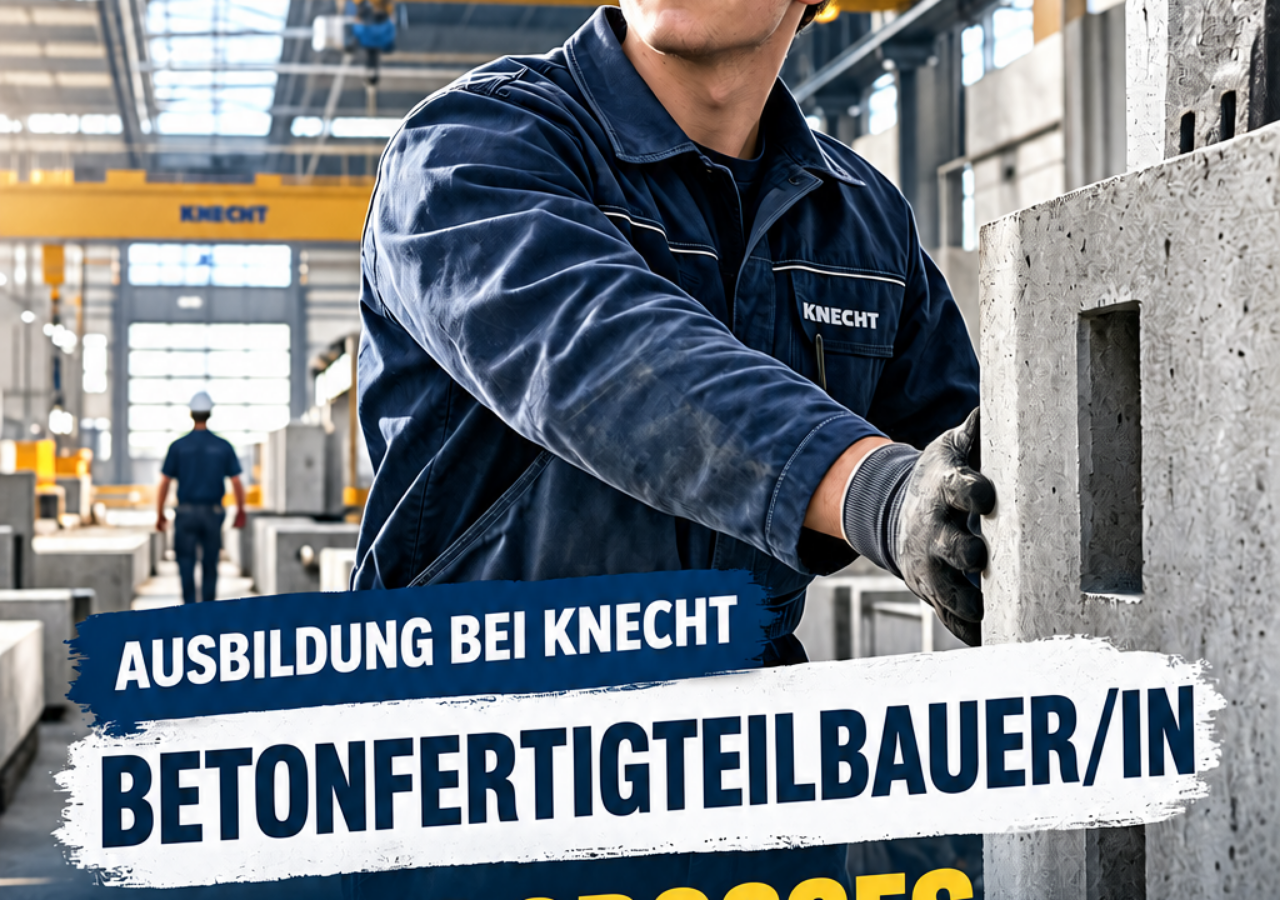
<file: index.html>
<!DOCTYPE html>
<html lang="de">
<head>
<meta charset="utf-8">
<meta name="viewport" content="width=device-width, initial-scale=1">
<title>Knecht In-App-Anzeige</title>
<style>
  :root {
    --bezel-edge: #14181f;
    --ink: #e9edf3;
    --accent: #e0392c;
    --pill-bg: rgba(10, 14, 20, 0.55);
    --pill-border: rgba(233, 237, 243, 0.18);
  }

  * { box-sizing: border-box; }

  html, body {
    margin: 0;
    height: 100%;
    background: var(--bezel-edge);
  }

  body {
    min-height: 100dvh;
    font-family: "Inter", system-ui, -apple-system, sans-serif;
    overflow: hidden;
  }

  .stage {
    position: fixed;
    inset: 0;
    width: 100vw;
    height: 100dvh;
    background: var(--bezel-edge);
    overflow: hidden;
  }

  .creative-link {
    position: absolute;
    inset: 0;
    display: block;
  }

  .creative {
    width: 100%;
    height: 100%;
    object-fit: cover;
    display: block;
  }

</style>
</head>
<body>

<!-- ======================================================
     MUSTER — pro neuem Kunden nur 2 Dinge ändern:
     1) motiv.png ersetzen (gleicher Dateiname, im Repo hochladen)
     2) href unten auf die Ziel-Website des Kunden setzen
     ====================================================== -->
<div class="stage">
  <a class="creative-link" href="https://www.knecht.de/de/betonfertigteilbauer.html" target="_blank" rel="noopener">
    <img class="creative" src="motiv.png" alt="Anzeigenmotiv" />
  </a>
</div>

</body>
</html>
</file>
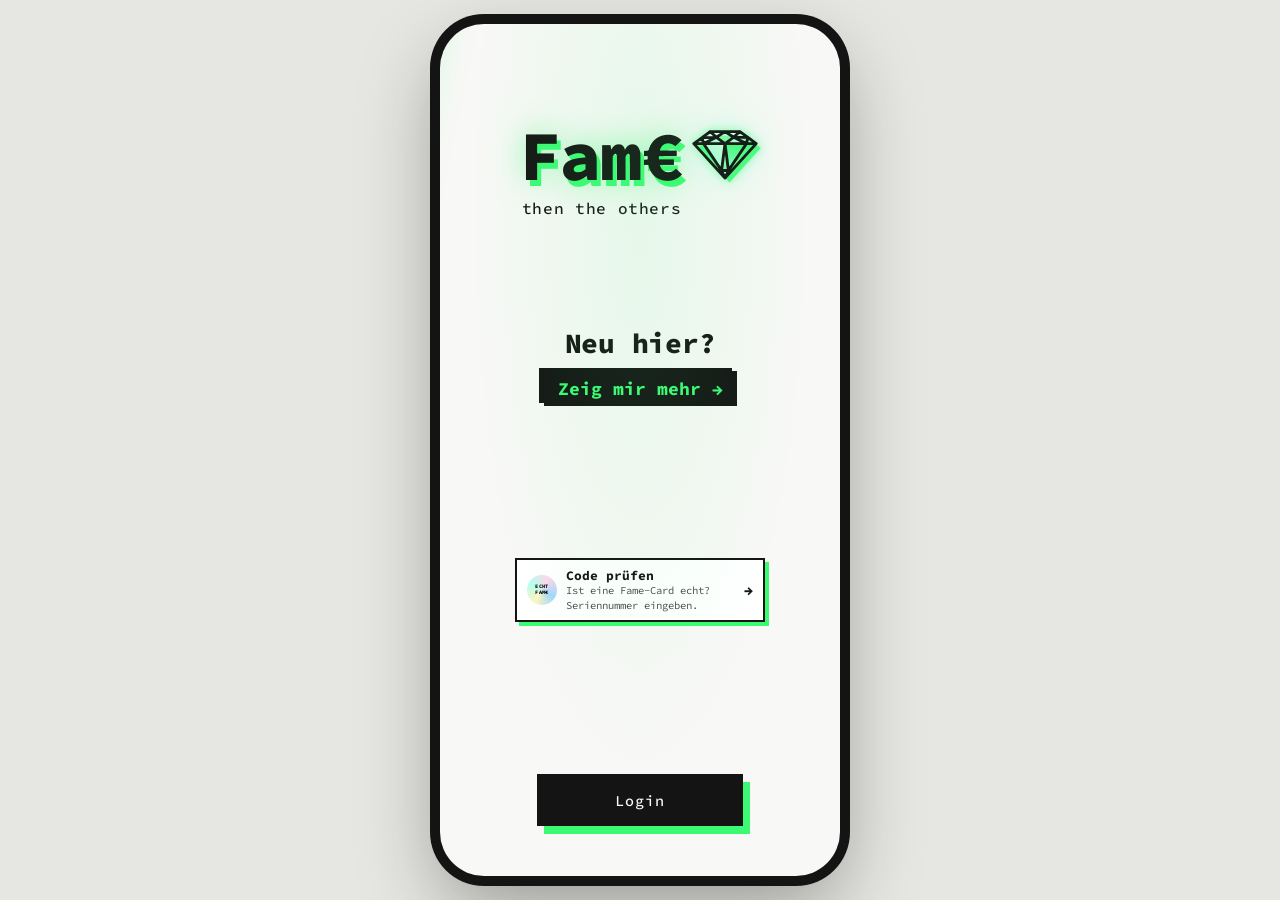
<file: fame/index.html>
<!DOCTYPE html>
<html lang="de">
<head>
<meta charset="utf-8">
<meta name="viewport" content="width=device-width, initial-scale=1, viewport-fit=cover">
<meta name="theme-color" content="#f8f8f6">
<meta name="description" content="Fame – then the others. Zeig was Du dir leisten kannst und tue dabei gutes.">
<meta name="apple-mobile-web-app-capable" content="yes">
<meta name="apple-mobile-web-app-title" content="Fame">
<title>Fame</title>
<link rel="manifest" href="manifest.webmanifest">
<link rel="icon" href="assets/icon.svg" type="image/svg+xml">
<link rel="apple-touch-icon" href="assets/icon.svg">
<link rel="preconnect" href="https://fonts.googleapis.com">
<link rel="preconnect" href="https://fonts.gstatic.com" crossorigin>
<link href="https://fonts.googleapis.com/css2?family=Cormorant+Garamond:ital,wght@0,600;0,700;1,500&family=Source+Code+Pro:wght@400;500;600;700;800&display=swap" rel="stylesheet">
<link rel="stylesheet" href="css/app.css">
</head>
<body>
  <main id="app" class="app" aria-live="polite"></main>
  <noscript>Fame benötigt JavaScript.</noscript>
  <script type="module" src="js/app.js"></script>
</body>
</html>
</file>
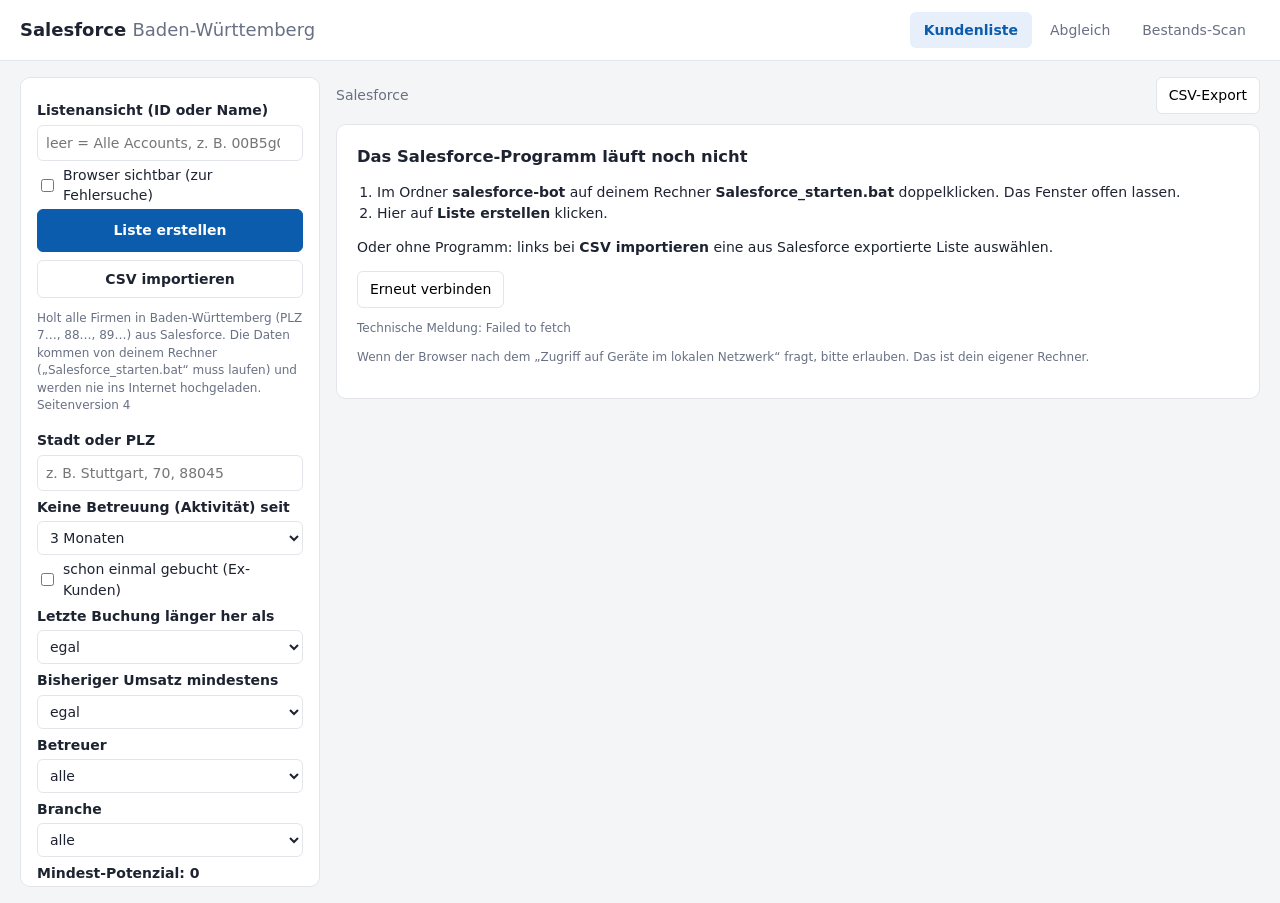
<file: salesforce-bot/ui/index.html>
<!doctype html>
<html lang="de">
<head>
  <meta charset="utf-8">
  <meta name="viewport" content="width=device-width, initial-scale=1">
  <title>Salesforce-Liste</title>
  <link rel="stylesheet" href="style.css">
</head>
<body>
<header>
  <h1>Salesforce <span>Baden-Württemberg</span></h1>
  <nav id="tabs"><button class="active">Kundenliste</button><a href="/abgleich.html"><button>Abgleich</button></a><a href="/scan.html"><button>Bestands-Scan</button></a></nav>
</header>
<div class="layout">
  <aside>
    <section>
      <label for="sf-liste">Listenansicht (ID oder Name)</label>
      <input type="search" id="sf-liste" placeholder="leer = Alle Accounts, z. B. 00B5g00000AbCdE">
      <label class="check"><input type="checkbox" id="sf-headed"> Browser sichtbar (zur Fehlersuche)</label>
      <button class="primary" id="sf-run">Liste erstellen</button>
      <button id="sf-login" hidden style="width:100%;margin-top:8px">Bei Salesforce einloggen</button>
      <label class="btn sf-csv" for="sf-csv" style="display:block;text-align:center">CSV importieren</label>
      <input type="file" id="sf-csv" accept=".csv,text/csv" hidden>
      <div class="stand" id="sf-info"></div>
      <p class="hint">Holt alle Firmen in Baden-Württemberg (PLZ 7…, 88…, 89…) aus Salesforce. Die Daten kommen von deinem Rechner („Salesforce_starten.bat“ muss laufen) und werden nie ins Internet hochgeladen. <span id="sf-version">Seitenversion 4</span></p>
    </section>

    <section id="sf-filters">
      <label for="sf-text">Stadt oder PLZ</label>
      <input type="search" id="sf-text" placeholder="z. B. Stuttgart, 70, 88045">
      <label for="sf-idle">Keine Betreuung (Aktivität) seit</label>
      <select id="sf-idle">
        <option value="0">egal</option>
        <option value="1">1 Monat</option>
        <option value="2">2 Monaten</option>
        <option value="3" selected>3 Monaten</option>
        <option value="6">6 Monaten</option>
        <option value="12">12 Monaten</option>
      </select>
      <label class="check"><input type="checkbox" id="sf-booked"> schon einmal gebucht (Ex-Kunden)</label>
      <label for="sf-lastbook">Letzte Buchung länger her als</label>
      <select id="sf-lastbook">
        <option value="0">egal</option>
        <option value="6">6 Monate</option>
        <option value="12">12 Monate</option>
        <option value="24">24 Monate</option>
      </select>
      <label for="sf-minrev">Bisheriger Umsatz mindestens</label>
      <select id="sf-minrev">
        <option value="0">egal</option>
        <option value="1000">1.000 €</option>
        <option value="10000">10.000 €</option>
        <option value="50000">50.000 €</option>
        <option value="100000">100.000 €</option>
      </select>
      <label for="sf-owner">Betreuer</label>
      <select id="sf-owner"><option value="">alle</option></select>
      <label for="sf-branche">Branche</label>
      <select id="sf-branche"><option value="">alle</option></select>
      <label for="sf-minscore">Mindest-Potenzial: <b id="sf-minscore-val">0</b></label>
      <input type="range" id="sf-minscore" min="0" max="100" step="5" value="0">
      <p class="hint">Potenzial (0–100): bisheriger Umsatz, Ex-Kunde, Zeit seit der letzten Buchung, fehlende Betreuung und Firmengröße. Mit der Maus über die Zahl fahren, um die Gründe zu sehen.</p>
    </section>

  </aside>
  <main>
    <div class="toolbar">
      <div id="summary">Noch keine Liste erstellt.</div>
      <div class="actions"><button id="export">CSV-Export</button></div>
    </div>
    <div id="status-msg" hidden></div>
    <div id="results"></div>
  </main>
</div>
<script src="shim.js"></script>
<script src="salesforce.js"></script>
<script>
  document.getElementById("export").onclick = exportSalesforce;
  state.tab = "salesforce";
  render();
</script>
</body>
</html>
</file>
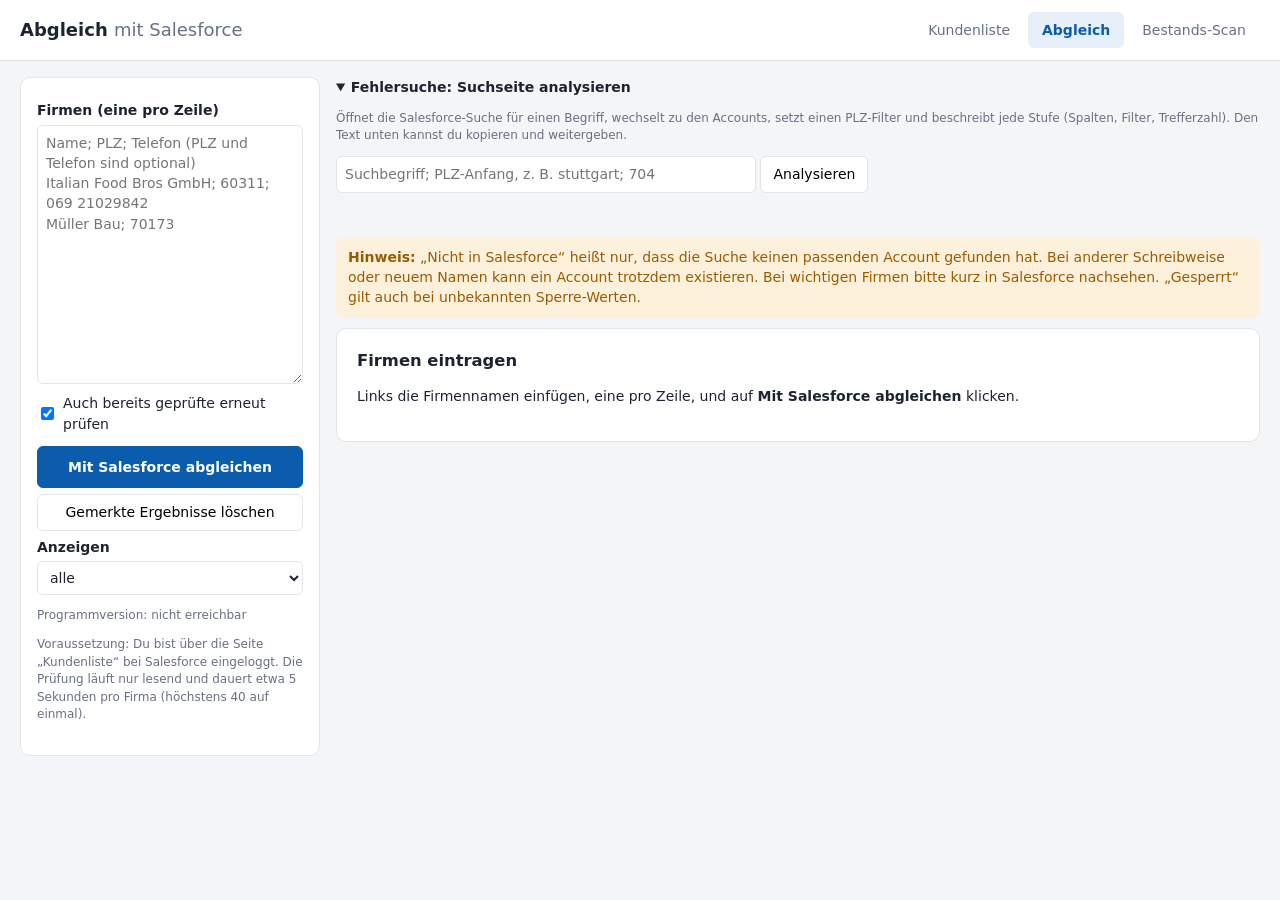
<file: salesforce-bot/ui/abgleich.html>
<!doctype html>
<html lang="de">
<head>
  <meta charset="utf-8">
  <meta name="viewport" content="width=device-width, initial-scale=1">
  <title>Abgleich mit Salesforce</title>
  <link rel="stylesheet" href="style.css">
</head>
<body>
<header>
  <h1>Abgleich <span>mit Salesforce</span></h1>
  <nav id="tabs"><a href="/"><button>Kundenliste</button></a><button class="active">Abgleich</button><a href="/scan.html"><button>Bestands-Scan</button></a></nav>
</header>
<div class="layout">
  <aside>
    <section>
      <label for="liste">Firmen (eine pro Zeile)</label>
      <textarea id="liste" rows="12" placeholder="Name; PLZ; Telefon (PLZ und Telefon sind optional)&#10;Italian Food Bros GmbH; 60311; 069 21029842&#10;Müller Bau; 70173"></textarea>
      <label class="check"><input type="checkbox" id="sfc-force" checked> Auch bereits geprüfte erneut prüfen</label>
      <button class="primary" id="sfc-run" style="margin-top:8px">Mit Salesforce abgleichen</button>
      <button id="sfc-clear" style="width:100%;margin-top:6px">Gemerkte Ergebnisse löschen</button>
      <label for="sfc-filter">Anzeigen</label>
      <select id="sfc-filter">
        <option value="">alle</option>
        <option value="frei3m">frei: nicht gesperrt, letzter Kontakt über 3 Monate her</option>
        <option value="frei">nicht in Salesforce</option>
        <option value="potenzial">Potenzial-Account, nicht gesperrt</option>
        <option value="kunde">Bestandskunde, nicht gesperrt</option>
        <option value="ruhend">Ex-Kunde / inaktiv, nicht gesperrt</option>
        <option value="vergeben">gesperrt (nicht kontaktieren)</option>
        <option value="inaktiv3m">Account, letzter Kontakt über 3 Monate her</option>
        <option value="inaktiv6m">Account, letzter Kontakt über 6 Monate her</option>
        <option value="inaktiv12m">Account, letzter Kontakt über 12 Monate her</option>
        <option value="kontakt_unbekannt">Account, Kontaktdatum nicht lesbar</option>
        <option value="unklar">Account, Details unklar</option>
      </select>
      <p class="hint" id="ver">Programmversion: wird geprüft …</p>
      <p class="hint">Voraussetzung: Du bist über die Seite „Kundenliste“ bei Salesforce eingeloggt. Die Prüfung läuft nur lesend und dauert etwa 5 Sekunden pro Firma (höchstens 40 auf einmal).</p>
    </section>
  </aside>
  <main>
    <details open style="margin-bottom:12px"><summary><b>Fehlersuche: Suchseite analysieren</b></summary>
      <p class="hint">Öffnet die Salesforce-Suche für einen Begriff, wechselt zu den Accounts, setzt einen PLZ-Filter und beschreibt jede Stufe (Spalten, Filter, Trefferzahl). Den Text unten kannst du kopieren und weitergeben.</p>
      <input type="search" id="diag-term" placeholder="Suchbegriff; PLZ-Anfang, z. B. stuttgart; 704" style="max-width:420px">
      <button id="diag-run">Analysieren</button>
      <pre id="diag-out" class="sf-log" style="user-select:all"></pre>
    </details>
    <div class="sf-warn"><b>Hinweis:</b> „Nicht in Salesforce“ heißt nur, dass die Suche keinen passenden Account gefunden hat. Bei anderer Schreibweise oder neuem Namen kann ein Account trotzdem existieren. Bei wichtigen Firmen bitte kurz in Salesforce nachsehen. „Gesperrt“ gilt auch bei unbekannten Sperre-Werten.</div>
    <div id="status-msg" hidden></div>
    <div id="results"></div>
  </main>
</div>
<script src="shim.js"></script>
<script src="sfcheck.js"></script>
<script>
  // Eingabe -> Liste der Betriebe (state.visible), Ergebnisse als Tabelle
  const parse = () => $("#liste").value.split(/\r?\n/).map((z) => z.split(";").map((x) => x.trim())).filter((p) => p[0])
    .map(([name, plz, phone]) => ({ id: `m:${name}|${plz || ""}`, name, phone: phone || "", address: plz || "" }));
  state.visible = [];
  $("#liste").addEventListener("input", () => { state.visible = parse(); render(); });
  function render() {
    const rows = state.visible.filter(sfcMatches);
    $("#results").innerHTML = rows.length
      ? `<div class="table-wrap"><table><thead><tr><th>Firma</th><th>PLZ</th><th>Ergebnis</th><th>Gefundener Account</th><th>Letzter Kontakt</th><th>Letzte Aktivität</th><th>Zuletzt geändert</th><th>Inhaber</th></tr></thead><tbody>${rows.map((l) => {
          const r = sfc.results[l.id], m = r?.matches?.[0];
          return `<tr><td class="name">${esc(l.name)}</td><td>${esc(l.address)}</td><td>${sfcBadge(l, true) || '<span class="sub">noch nicht geprüft</span>'}${r && ["unklar", "fehler"].includes(r.status) ? `<div class="sub">${esc(r.note || "")}</div>` : ""}</td><td title="${esc((m?.felder || []).join(', '))}">${esc(m?.name || "")}<div class="sub">${esc([m?.plz, m?.ort].filter(Boolean).join(" "))}${m?.kontaktsperre ? " · <b>Kontaktsperre</b>" : ""}</div></td>
            <td>${m ? (m.letzter_kontakt ? "<b>" + esc(fmtDate(m.letzter_kontakt)) + "</b>" + (m.tage_seit_kontakt > 90 ? " ⏳" : "") + `<div class="sub">${esc(m.kontakt_quelle || "")}, vor ${m.tage_seit_kontakt} Tagen</div>` : `<span class="sub">nicht lesbar</span><div class="sub">gelesene Felder: ${esc((m.felder || []).slice(0, 30).join(", ") || "keine")}${m.detail_fehler ? " · <b>Detailseite nicht lesbar:</b> " + esc(m.detail_fehler) : ""}${m.aktivitaetsverlauf?.tabs ? " · Reiter: " + esc(m.aktivitaetsverlauf.tabs.join(", ")) : ""}${m.aktivitaetsverlauf?.zeilen ? " · Verlauf-Zeilen: " + esc(m.aktivitaetsverlauf.zeilen.slice(0, 12).join(" / ")) : ""}${m.aktivitaetsverlauf?.fehler ? " · Verlauf: " + esc(m.aktivitaetsverlauf.fehler) : ""}${m.aktivitaetsverlauf?.liste ? " · Liste: " + esc(m.aktivitaetsverlauf.liste) : ""}</div>`) : ""}</td>
            <td>${m ? (m.last_activity ? esc(fmtDate(m.last_activity)) + "" : '<span class="sub">nicht lesbar</span>') : ""}</td>
            <td>${esc(m?.last_modified ? fmtDate(m.last_modified) : m ? "" : "")}</td><td>${esc(m?.owner || "")}</td></tr>`;
        }).join("")}</tbody></table></div>`
      : `<div class="sf-empty"><h3>Firmen eintragen</h3><p>Links die Firmennamen einfügen, eine pro Zeile, und auf <b>Mit Salesforce abgleichen</b> klicken.</p></div>`;
  }
  render();
  $("#sfc-clear").onclick = () => { sfc.results = {}; sfcSave(); render(); };
  sfcCall("/status").then((s) => { if (sfcSyncVersion(s.version)) render(); $("#ver").textContent = "Programmversion: " + (s.version || "ALT (vor 14.10. Version 12), bitte neu herunterladen"); }).catch(() => { $("#ver").textContent = "Programmversion: nicht erreichbar"; });
  $("#diag-run").onclick = async () => {
    const term = $("#diag-term").value.trim();
    if (!term) return;
    const out = $("#diag-out");
    out.textContent = "Läuft …";
    try {
      await sfcCall("/diagnose?term=" + encodeURIComponent(term), "POST");
      for (;;) {
        await new Promise((r) => setTimeout(r, 2000));
        const s = await sfcCall("/status");
        if (s.state === "running") { out.textContent = (s.log || []).join("\n") || "Läuft …"; continue; }
        out.textContent = s.state === "error" ? "Fehler: " + s.message : s.state === "need_login" ? "Bitte zuerst einloggen." : JSON.stringify(await sfcCall("/diag"), null, 1);
        return;
      }
    } catch (e) { out.textContent = "Nicht möglich: " + e.message; }
  };
</script>
</body>
</html>
</file>
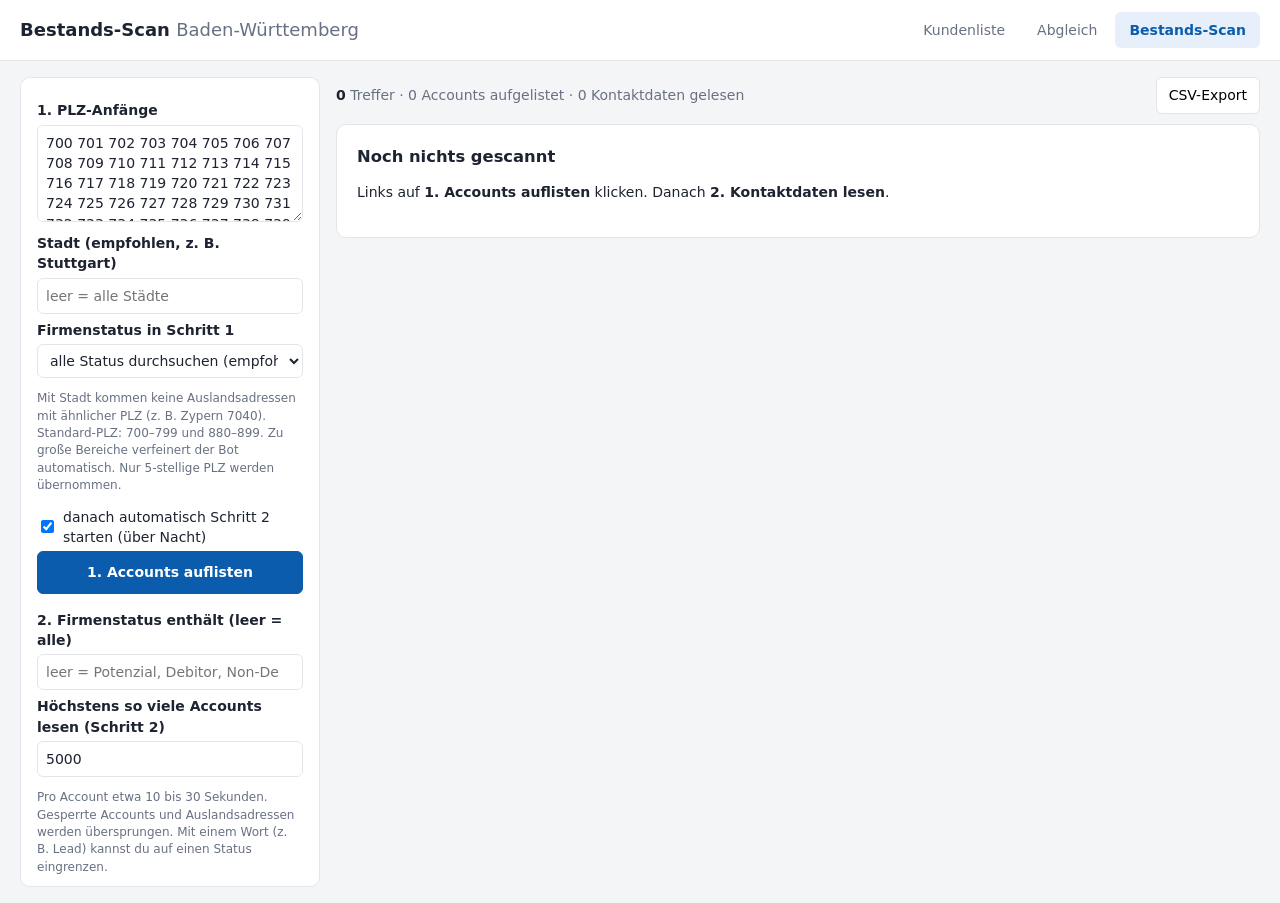
<file: salesforce-bot/ui/scan.html>
<!doctype html>
<html lang="de">
<head>
  <meta charset="utf-8">
  <meta name="viewport" content="width=device-width, initial-scale=1">
  <title>Bestands-Scan</title>
  <link rel="stylesheet" href="style.css">
</head>
<body>
<header>
  <h1>Bestands-Scan <span>Baden-Württemberg</span></h1>
  <nav id="tabs"><a href="/"><button>Kundenliste</button></a><a href="/abgleich.html"><button>Abgleich</button></a><button class="active">Bestands-Scan</button></nav>
</header>
<div class="layout">
  <aside>
    <section>
      <label for="sc-prefixes">1. PLZ-Anfänge</label>
      <textarea id="sc-prefixes" rows="4"></textarea>
      <label for="sc-city">Stadt (empfohlen, z. B. Stuttgart)</label>
      <input type="search" id="sc-city" placeholder="leer = alle Städte">
      <label for="sc-statusmode">Firmenstatus in Schritt 1</label>
      <select id="sc-statusmode"><option value="alle" selected>alle Status durchsuchen (empfohlen)</option><option value="vorgabe">nur Voreinstellung (Potenzial)</option></select>
      <p class="hint">Mit Stadt kommen keine Auslandsadressen mit ähnlicher PLZ (z. B. Zypern 7040). Standard-PLZ: 700–799 und 880–899. Zu große Bereiche verfeinert der Bot automatisch. Nur 5-stellige PLZ werden übernommen.</p>
      <label class="check"><input type="checkbox" id="sc-auto" checked> danach automatisch Schritt 2 starten (über Nacht)</label>
      <button class="primary" id="sc-list">1. Accounts auflisten</button>
    </section>
    <section>
      <label for="sc-status">2. Firmenstatus enthält (leer = alle)</label>
      <input type="search" id="sc-status" value="" placeholder="leer = Potenzial, Debitor, Non-Debitor, Lead …">
      <label for="sc-max">Höchstens so viele Accounts lesen (Schritt 2)</label>
      <input type="search" id="sc-max" value="5000">
      <p class="hint">Pro Account etwa 10 bis 30 Sekunden. Gesperrte Accounts und Auslandsadressen werden übersprungen. Mit einem Wort (z. B. Lead) kannst du auf einen Status eingrenzen.</p>
      <button class="primary" id="sc-det">2. Kontaktdaten lesen</button>
      <button id="sc-stop" style="width:100%;margin-top:8px">Stopp (speichert und beendet)</button>
    </section>
    <section>
      <div class="stand" id="sc-info"></div>
      <pre id="sc-log" class="sf-log" style="max-height:160px"></pre>
      <p class="hint" id="ver"></p>
    </section>
    <section>
      <label for="sc-text">Ergebnis filtern: Stadt oder PLZ</label>
      <input type="search" id="sc-text" placeholder="z. B. Stuttgart, 70">
      <label for="sc-age">Letzter Kontakt älter als</label>
      <select id="sc-age"><option value="0">egal</option><option value="3" selected>3 Monate</option><option value="6">6 Monate</option><option value="12">12 Monate</option></select>
      <label class="check"><input type="checkbox" id="sc-nodate" checked> auch Accounts ohne Kontaktdatum</label>
      <label class="check"><input type="checkbox" id="sc-onlyread" checked> nur Accounts mit gelesenen Kontaktdaten</label>
      <label class="check"><input type="checkbox" id="sc-de" checked> Auslandsadressen ausblenden (wenn erkannt)</label>
    </section>
  </aside>
  <main>
    <div class="toolbar"><div id="summary">Noch keine Daten.</div><div class="actions"><button id="sc-csv">CSV-Export</button></div></div>
    <div id="status-msg" hidden></div>
    <div id="sc-warn"></div>
    <div id="results"></div>
  </main>
</div>
<script src="shim.js"></script>
<script src="sfcheck.js"></script>
<script>
  const sc = { rows: [], limit: 300, running: false, lastLoad: 0 };
  const monthsAgo = (m) => { const d = new Date(); d.setMonth(d.getMonth() - m); return d.toISOString().slice(0, 10); };
  const defaultPrefixes = () => { const a = []; for (let i = 700; i <= 799; i++) a.push(i); for (let i = 880; i <= 899; i++) a.push(i); return a.join(" "); };
  $("#sc-prefixes").value = defaultPrefixes();

  function render() {
    const text = $("#sc-text").value.trim().toLowerCase().split(/[,;]+/).map((t) => t.trim()).filter(Boolean);
    // Solange noch keine Kontaktdaten gelesen sind, wären die Filter "gelesen" und "Kontakt älter als" immer leer: dann alle Accounts zeigen
    const anyRead = sc.rows.some((r) => r.gelesen);
    const age = anyRead ? +$("#sc-age").value : 0, cut = age ? monthsAgo(age) : "", nodate = $("#sc-nodate").checked, onlyRead = $("#sc-onlyread").checked && anyRead;
    let rows = sc.rows.filter((r) =>
      (!onlyRead || r.gelesen) && !($("#sc-de").checked && r.land_de === false) &&
      (!text.length || text.some((t) => (/^\d+$/.test(t) ? r.plz.startsWith(t) : `${r.ort} ${r.name}`.toLowerCase().includes(t)))) &&
      (!cut || (r.letzter_kontakt ? r.letzter_kontakt < cut : r.keine_aktivitaet || (nodate && r.gelesen))));
    rows.sort((a, b) => (a.letzter_kontakt || "0000").localeCompare(b.letzter_kontakt || "0000") || a.plz.localeCompare(b.plz));
    sc.visible = rows;
    $("#sc-warn").innerHTML = (sc.capped && sc.capped.length ? `<div class="sf-warn">Bei diesen PLZ gibt es evtl. <b>mehr Accounts als sichtbar</b> (Grenze der Trefferseite, meist 50): ${esc(sc.capped.slice(0, 40).map(k => { const p = k.split("|"); const z = p.pop(); return p.length ? z + " (" + p.join(", ") + ")" : z; }).join(", "))}${sc.capped.length > 40 ? " …" : ""}</div>` : "") + (sc.failed && sc.failed.length ? `<div class="sf-warn">Nicht lesbar (bitte nochmal auflisten): ${esc(sc.failed.slice(0, 40).join(", "))}</div>` : "");
    $("#summary").innerHTML = `<b>${rows.length}</b> Treffer · ${sc.rows.length} Accounts aufgelistet · ${sc.rows.filter((r) => r.gelesen).length} Kontaktdaten gelesen` + (sc.rows.length && !anyRead ? " · <i>Kontaktdaten noch nicht gelesen: alle aufgelisteten Accounts werden gezeigt</i>" : "");
    if (!sc.rows.length) { $("#results").innerHTML = `<div class="sf-empty"><h3>Noch nichts gescannt</h3><p>Links auf <b>1. Accounts auflisten</b> klicken. Danach <b>2. Kontaktdaten lesen</b>.</p></div>`; return; }
    $("#results").innerHTML = `<div class="table-wrap"><table><thead><tr><th>Firma</th><th>PLZ / Ort</th><th>Firmenstatus</th><th>Frei?</th><th>Letzter Kontakt</th><th>Inhaber</th><th></th></tr></thead><tbody>${
      rows.slice(0, sc.limit).map((r) => `<tr><td class="name">${esc(r.name)}</td><td>${esc(r.plz)} ${esc(r.ort)}<div class="sub">${esc(r.strasse)}</div></td><td>${esc(r.status)}${r.sperre ? " · <b>Kontaktsperre</b>" : ""}</td>
        <td>${r.sperre || r.sperre_status ? "gesperrt" : r.offen && r.offen.length && r.offen_blockt !== false ? "offene Aufgabe " + esc(r.offen.join(", ")) : !r.gelesen ? "" : r.letzter_kontakt ? (r.letzter_kontakt < monthsAgo(3) ? '<b style="color:var(--good)">✓ frei' + (r.opps > 0 || r.vg > 0 ? " ★ " + (r.opps || 0) + " Opp. / " + (r.vg || 0) + " VG" : "") + '</b>' : "Kontakt &lt; 3 Monate") : r.keine_aktivitaet ? '<b style="color:var(--good)">✓ frei' + (r.opps > 0 || r.vg > 0 ? " ★ " + (r.opps || 0) + " Opp. / " + (r.vg || 0) + " VG" : "") + '</b>' : '<span class="sub">Datum fehlt</span>'}</td>
        <td>${r.letzter_kontakt ? "<b>" + esc(fmtDate(r.letzter_kontakt)) + "</b>" + (r.letzter_kontakt < monthsAgo(3) ? " ⏳" : "") + `<div class="sub">${esc(r.quelle)}</div>` : r.keine_aktivitaet ? "<b>ohne</b>" : r.gelesen ? `<span class="sub">kein Datum gefunden${r.fehler ? ": " + esc(r.fehler) : ""}</span>` : '<span class="sub">noch nicht gelesen</span>'}</td>
        <td>${esc(r.owner)}</td><td>${r.url ? `<a href="${esc(r.url)}" target="_blank" rel="noopener">öffnen</a>` : ""}</td></tr>`).join("")}</tbody></table></div>${rows.length > sc.limit ? `<p><button id="sc-more">Weitere 300 anzeigen (${rows.length - sc.limit} übrig)</button></p>` : ""}`;
    const more = $("#sc-more"); if (more) more.onclick = () => { sc.limit += 300; render(); };
  }
  for (const id of ["#sc-text", "#sc-age", "#sc-nodate", "#sc-onlyread", "#sc-de"]) $(id).addEventListener("input", () => { sc.limit = 300; render(); });

  async function loadData() { try { const d = await sfcCall("/scan"); sc.rows = d.rows; sc.capped = d.capped || []; sc.failed = d.failed || []; sc.lastLoad = Date.now(); render(); } catch (e) { $("#sc-info").textContent = "Programm nicht erreichbar: " + e.message; } }
  async function start(path, body) {
    try { await sfcCall(path, "POST", body); sc.running = true; poll(); } catch (e) { $("#sc-info").textContent = "Start nicht möglich: " + e.message; }
  }
  async function poll() {
    for (;;) {
      let s;
      try { s = await sfcCall("/status"); } catch (e) { $("#sc-info").textContent = "Verbindung zum Programm verloren: " + e.message; sc.running = false; return; }
      $("#sc-log").textContent = (s.log || []).slice(-12).join("\n");
      if (s.state === "running") {
        $("#sc-info").textContent = "Läuft … (Fenster und Browser nicht schließen)";
        if (Date.now() - sc.lastLoad > 60000) await loadData();
        await new Promise((r) => setTimeout(r, 5000));
        continue;
      }
      sc.running = false;
      $("#sc-info").textContent = s.state === "error" ? "Fehler: " + s.message : s.state === "need_login" ? "Bitte zuerst auf „Kundenliste“ bei Salesforce einloggen." : s.message;
      await loadData();
      return;
    }
  }
  $("#sc-list").onclick = () => start("/scan/list", { prefixes: $("#sc-prefixes").value.split(/[\s,;]+/).filter(Boolean), city: $("#sc-city").value.trim(), status_mode: $("#sc-statusmode").value, auto_details: $("#sc-auto").checked, max: +$("#sc-max").value || 5000, status: $("#sc-status").value.trim() });
  $("#sc-det").onclick = () => start("/scan/details", { max: +$("#sc-max").value || 500, status: $("#sc-status").value.trim() });
  $("#sc-stop").onclick = async () => { try { await sfcCall("/stop", "POST"); $("#sc-info").textContent = "Stopp angefordert, der Bot speichert und beendet gleich."; } catch (e) { $("#sc-info").textContent = e.message; } };
  $("#sc-csv").onclick = () => {
    const rows = sc.visible || [];
    if (!rows.length) return message("Keine Daten zum Exportieren.");
    const q = (v) => `"${String(v ?? "").replace(/"/g, '""')}"`;
    rows.forEach((r) => { r.frei = r.sperre || r.sperre_status ? "gesperrt" : r.offen && r.offen.length && r.offen_blockt !== false ? "offene Aufgabe" : !r.gelesen ? "" : r.letzter_kontakt ? (r.letzter_kontakt < monthsAgo(3) ? (r.opps > 0 || r.vg > 0 ? "ja ★" : "ja") : "nein") : r.keine_aktivitaet ? (r.opps > 0 || r.vg > 0 ? "ja ★" : "ja") : "Datum fehlt"; r.letzter_kontakt = r.letzter_kontakt || (r.keine_aktivitaet ? "ohne" : ""); });
    const cols = [["Firma", "name"], ["PLZ", "plz"], ["Ort", "ort"], ["Straße", "strasse"], ["Firmenstatus", "status"], ["Frei", "frei"], ["Letzter Kontakt", "letzter_kontakt"], ["Quelle", "quelle"], ["Inhaber", "owner"], ["VIS ID", "vis"], ["Link", "url"]];
    download(`salesforce_scan_${new Date().toISOString().slice(0, 10)}.csv`, "﻿" + [cols.map(([h]) => q(h)).join(";"), ...rows.map((r) => cols.map(([, k]) => q(r[k])).join(";"))].join("\r\n"), "text/csv;charset=utf-8");
  };
  sfcCall("/status").then(async (s) => { $("#ver").textContent = "Programmversion: " + (s.version || "alt"); await loadData(); $("#sc-log").textContent = (s.log || []).slice(-12).join("\n"); if (s.state === "running") { sc.running = true; poll(); } else $("#sc-info").textContent = s.state === "idle" ? "Es läuft gerade nichts." : (s.message || s.state); }).catch(() => { $("#sc-info").textContent = "Programm nicht erreichbar. Läuft Salesforce_starten.bat?"; });
  render();
</script>
</body>
</html>
</file>
<file: fame/css/app.css>
/* Fame – then the others */

/* Seltenheitsfarbe animierbar machen, damit Farbwechsel weich überblenden */
@property --rar { syntax: "<color>"; inherits: true; initial-value: #3dfa74; }

:root {
  --bg: #f8f8f6;
  --ink: #141414;
  --dark: #141414;
  --green: #3dfa74;
  --pink: #ff2fd6;
  --cyan: #2fe6ff;
  --muted: #6b6b6b;
  --rar: #3dfa74;
  --glow: 0.5;
  --mono: "Source Code Pro", ui-monospace, "SFMono-Regular", Menlo, Consolas, monospace;
  --gutter: 20px;
  --curve: url("data:image/svg+xml,%3Csvg xmlns='http://www.w3.org/2000/svg' viewBox='0 0 100 100' preserveAspectRatio='none'%3E%3Cpath d='M0 0H100V79Q50 121 0 79Z'/%3E%3C/svg%3E");
}

* { box-sizing: border-box; }
[hidden] { display: none !important; }

html, body {
  margin: 0;
  height: 100%;
  background: #e6e6e2;
  color: var(--ink);
  font-family: var(--mono);
  -webkit-font-smoothing: antialiased;
  -webkit-tap-highlight-color: transparent;
}

body {
  display: flex;
  align-items: center;
  justify-content: center;
  min-height: 100dvh;
  overflow: hidden;
}

button, input { font: inherit; color: inherit; }

.sr-only {
  position: absolute; width: 1px; height: 1px; overflow: hidden;
  clip: rect(0 0 0 0); white-space: nowrap;
}

/* App-Rahmen: mobil vollflächig, am Desktop als Telefon */
.app {
  position: relative;
  width: 100%;
  height: 100dvh;
  background: var(--bg);
  overflow: hidden;
}

@media (min-width: 600px) {
  .app {
    width: 400px;
    height: min(866px, calc(100dvh - 48px));
    border-radius: 44px;
    box-shadow: 0 0 0 10px #141414, 0 30px 80px rgba(0, 0, 0, 0.35);
  }
}

/* ---- Screens ------------------------------------------------------------ */

.screen {
  position: absolute;
  inset: 0;
  display: flex;
  flex-direction: column;
  overflow-x: hidden;
  overflow-y: auto;
  padding-bottom: max(28px, env(safe-area-inset-bottom));
  transition: opacity 0.35s ease, transform 0.35s ease, --rar 0.5s ease;
}

.screen.is-entering { opacity: 0; transform: translateY(12px); }
/* Inhalte nie zusammenquetschen – lieber scrollen */
.screen > * { flex-shrink: 0; }

.screen-foot {
  margin-top: auto;
  display: flex;
  flex-direction: column;
  align-items: center;
  gap: 14px;
  padding: 24px var(--gutter) 0;
}

/* ---- Logo --------------------------------------------------------------- */

.logo { display: inline-flex; flex-direction: column; align-items: flex-start; }
.logo-row { display: flex; align-items: center; gap: 8px; }
.logo-word {
  position: relative;
  font-weight: 800;
  font-size: 56px;
  line-height: 1;
  letter-spacing: -0.02em;
  text-shadow: 3px 5px 0 var(--green);
}
/* Glanz, der von rechts nach links über die Schrift wandert */
.logo-word::after {
  content: attr(data-text);
  position: absolute;
  inset: 0;
  color: transparent;
  text-shadow: none;
  background: linear-gradient(105deg, transparent 38%, rgba(255, 255, 255, 0.95) 48%, rgba(61, 250, 116, 0.7) 53%, transparent 62%);
  background-size: 300% 100%;
  background-position: -50% 0;
  -webkit-background-clip: text;
  background-clip: text;
  animation: logo-shine 3.8s ease-in-out 1.7s infinite;
}
@keyframes logo-shine { 0% { background-position: -50% 0; } 45%, 100% { background-position: 150% 0; } }

.logo-tag { font-size: 13px; font-weight: 500; letter-spacing: 0.04em; margin: 6px 0 0 3px; }
.logo .logo-dia { width: 58px; height: 48px; flex: 0 0 auto; }

.logo--xl .logo-word { font-size: 70px; text-shadow: 4px 6px 0 var(--green); }
.logo--xl .logo-dia { width: 72px; height: 60px; }
.logo--xl .logo-tag { font-size: 16px; margin-top: 8px; }
.logo--md .logo-word { font-size: 46px; text-shadow: 3px 4px 0 var(--green); }
.logo--md .logo-dia { width: 48px; height: 40px; }
.logo--md .logo-tag { font-size: 12px; margin-top: 5px; }
.logo--sm .logo-word { font-size: 34px; text-shadow: 2px 3px 0 var(--green); }
.logo--sm .logo-dia { width: 36px; height: 30px; }
.logo--sm .logo-tag { font-size: 10px; margin-top: 4px; }

.logo-inline { font-weight: 800; white-space: nowrap; text-shadow: 1px 2px 0 var(--green); }

/* Gläserner Diamant im Logo */
.glass-dia {
  display: block;
  width: 100%;
  height: 100%;
  overflow: visible;
  filter: drop-shadow(0 0 5px rgba(61, 250, 116, 0.6)) drop-shadow(0 0 16px rgba(170, 255, 235, 0.45));
  animation: glass-glow 3.8s ease-in-out 1.7s infinite;
}
@keyframes glass-glow {
  50% { filter: drop-shadow(0 0 8px rgba(61, 250, 116, 0.9)) drop-shadow(0 0 26px rgba(200, 255, 245, 0.7)); }
}
.glass-shadow { fill: var(--green); opacity: 0.85; }
.glass-line { fill: none; stroke: var(--ink); stroke-width: 1.9; stroke-linejoin: round; stroke-linecap: round; }
.glass-shine { transform: translateX(84px) skewX(-20deg); animation: glass-shine 3.8s ease-in-out 1.5s infinite; }
@keyframes glass-shine {
  0% { transform: translateX(84px) skewX(-20deg); }
  40%, 100% { transform: translateX(-4px) skewX(-20deg); }
}
.glass-spark {
  fill: #fff;
  transform-box: fill-box;
  transform-origin: center;
  opacity: 0;
  filter: drop-shadow(0 0 3px #fff);
  animation: twinkle 2.6s ease-in-out 1.4s infinite;
}
.glass-spark--2 { animation-delay: 2.7s; }
@keyframes twinkle {
  0%, 100% { opacity: 0; transform: scale(0.2) rotate(0deg); }
  50% { opacity: 1; transform: scale(1) rotate(45deg); }
}

/* ---- Diamant-Icons ------------------------------------------------------- */

.dia { display: block; width: 100%; height: 100%; overflow: visible; }
.dia-line { fill: none; stroke: currentColor; stroke-width: 2.4; stroke-linejoin: round; stroke-linecap: round; }
.dia-fill { fill: var(--green); }
.dia-inline { display: inline-block; width: 1.15em; height: 1em; vertical-align: -0.12em; margin-left: 2px; }
.dia-inline .dia-line { stroke-width: 3; }

.dia-stack { position: relative; display: inline-block; width: 30px; height: 26px; }
.dia-stack .dia { position: absolute; inset: 0; }
.dia-stack .dia-shadow { color: var(--green); transform: translate(3px, 3px); }
.dia-stack .dia-main { color: var(--ink); }

/* ---- Buttons, Links, Punkte ------------------------------------------- */

.btn {
  position: relative;
  min-width: 206px;
  height: 52px;
  padding: 0 28px;
  border: 0;
  background: var(--dark);
  color: var(--bg);
  font-size: 15px;
  font-weight: 500;
  letter-spacing: 0.06em;
  cursor: pointer;
  box-shadow: 7px 8px 0 var(--green);
  transition: transform 0.12s ease, box-shadow 0.12s ease, opacity 0.2s;
}
.btn:active { transform: translate(5px, 6px); box-shadow: 2px 2px 0 var(--green); }
.btn:disabled { opacity: 0.35; cursor: not-allowed; transform: none; box-shadow: 7px 8px 0 #9a9a9a; }
.btn:focus-visible { outline: 3px solid var(--pink); outline-offset: 4px; }

.link {
  background: none;
  border: 0;
  padding: 4px;
  font-size: 13px;
  color: var(--ink);
  text-decoration: underline;
  text-decoration-color: var(--green);
  text-decoration-thickness: 2px;
  text-underline-offset: 4px;
  cursor: pointer;
}

.dots { display: flex; gap: 9px; height: 14px; }
.dot { width: 9px; height: 9px; background: var(--ink); }
.dot.is-active { background: var(--green); transform: translateY(5px); }

/* Schwarzer Marker mit grüner Schrift */
.hl {
  background: var(--dark);
  color: var(--green);
  padding: 0.04em 0.4em 0.02em;
  box-shadow: -0.3em -0.14em 0 var(--dark);
  -webkit-box-decoration-break: clone;
  box-decoration-break: clone;
}

/* ---- Hero mit Kurve ------------------------------------------------------ */

.hero {
  position: relative;
  flex: 0 0 auto;
  height: 34%;
  min-height: 250px;
  z-index: 1;
}
.hero--tall { height: 40%; min-height: 300px; }

.hero::before,
.hero-shape {
  position: absolute;
  inset: 0;
  -webkit-mask: var(--curve) 0 0 / 100% 100% no-repeat;
  mask: var(--curve) 0 0 / 100% 100% no-repeat;
}
.hero::before {
  content: "";
  background: var(--green);
  transform: translate(10px, 7px);
}
.hero-shape { overflow: hidden; background: #2a2a2a; }
.hero--dark .hero-shape { background: var(--dark); color: var(--bg); }

.back {
  position: absolute;
  top: max(36px, env(safe-area-inset-top));
  left: 14px;
  width: 44px;
  height: 44px;
  border: 0;
  border-radius: 6px;
  background: rgba(20, 20, 20, 0.28);
  -webkit-backdrop-filter: blur(6px);
  backdrop-filter: blur(6px);
  color: #fff;
  cursor: pointer;
  z-index: 3;
  display: grid;
  place-items: center;
}
.back svg { width: 24px; height: 24px; fill: none; stroke: currentColor; stroke-width: 2.4; stroke-linecap: round; stroke-linejoin: round; }
.back--light { background: transparent; color: var(--ink); backdrop-filter: none; }

/* ---- Splash ----------------------------------------------------------------- */

.screen--splash { overflow: hidden; }
.screen--splash .splash-logo { display: flex; justify-content: center; padding-top: 24%; position: relative; z-index: 1; }

/* Grünes Licht scheint beim Öffnen von rechts nach links über den Screen */
.sweep { position: absolute; inset: 0; pointer-events: none; z-index: 4; overflow: hidden; }
.sweep::before {
  content: "";
  position: absolute;
  top: -10%;
  bottom: -10%;
  left: 100%;
  width: 75%;
  background: linear-gradient(90deg, transparent, rgba(61, 250, 116, 0.25) 28%, rgba(61, 250, 116, 0.85) 48%,
    rgba(255, 255, 255, 0.95) 52%, rgba(61, 250, 116, 0.4) 62%, transparent);
  filter: blur(8px);
  transform: skewX(-12deg);
  animation: sweep 1.5s cubic-bezier(0.55, 0.05, 0.3, 1) 0.15s both;
}
.sweep::after {
  content: "";
  position: absolute;
  inset: 0;
  background: radial-gradient(ellipse at 50% 22%, rgba(61, 250, 116, 0.28), transparent 60%);
  opacity: 0;
  animation: sweep-glow 2.2s ease-out 0.7s both;
}
@keyframes sweep { from { left: 100%; } to { left: -90%; } }
@keyframes sweep-glow { 30% { opacity: 1; } 100% { opacity: 0.35; } }

.screen--splash .logo-word { animation: logo-light 0.6s ease 0.6s both; }
.screen--splash .logo--xl .logo-word { animation-name: logo-light-xl; }
.screen--splash .logo-dia { animation: dia-pop 0.7s cubic-bezier(0.3, 1.6, 0.5, 1) 0.4s both; }
@keyframes logo-light {
  from { text-shadow: 3px 5px 0 transparent; }
  to { text-shadow: 3px 5px 0 var(--green), 0 0 26px rgba(61, 250, 116, 0.55); }
}
@keyframes logo-light-xl {
  from { text-shadow: 4px 6px 0 transparent; }
  to { text-shadow: 4px 6px 0 var(--green), 0 0 30px rgba(61, 250, 116, 0.55); }
}
@keyframes dia-pop { from { transform: scale(0.4) rotate(-20deg); opacity: 0; } }

.splash-space { flex: 0.7 1 0; }
.splash-space--mid { flex: 1 1 0; }
.splash-login { position: relative; z-index: 1; display: flex; justify-content: center; padding: 0 var(--gutter) 22px; }
.newhere {
  position: relative;
  z-index: 1;
  align-self: center;
  display: flex;
  flex-direction: column;
  align-items: center;
  gap: 10px;
  color: var(--ink);
  text-decoration: none;
  animation: rise 0.6s ease 1.3s both;
}
.newhere-q { font-size: 28px; font-weight: 800; letter-spacing: -0.01em; }
.newhere-go {
  font-size: 18px;
  font-weight: 700;
  background: var(--dark);
  color: var(--green);
  padding: 6px 14px;
  box-shadow: -5px -3px 0 var(--dark);
}
.newhere-go span { display: inline-block; animation: nudge 1.4s ease-in-out 2s infinite; }
.newhere:focus-visible { outline: 3px solid var(--pink); outline-offset: 6px; }
.screen--splash .btn { animation: rise 0.6s ease 1.5s both; }
@keyframes rise { from { opacity: 0; transform: translateY(14px); } }
@keyframes nudge { 50% { transform: translateX(5px); } }

.claim {
  margin: auto 0 0;
  padding: 0 var(--gutter);
  font-size: clamp(32px, 10.5vw, 44px);
  font-weight: 700;
  line-height: 1.32;
  letter-spacing: -0.01em;
}
.claim em { font-style: normal; color: var(--green); }

/* ---- Dunkle Loot-Screens ------------------------------------------------------ */

.screen--dark {
  background: radial-gradient(ellipse at 50% 28%, color-mix(in srgb, var(--rar) 20%, #0f0f11) 0%, #0a0a0b 72%);
  color: var(--bg);
}
.screen--dark > :where(:not(.fx-canvas, .back, .loot-bg)) { position: relative; z-index: 1; }
.screen--dark .btn { background: var(--bg); color: var(--ink); }
.screen--dark .link { color: var(--bg); }
.screen--dark .dot { background: #4a4a4a; }
.screen--dark .dot.is-active { background: var(--green); }
.screen--dark .logo-word { color: var(--bg); }
.screen--dark .glass-line { stroke: var(--bg); }
.back--dark { background: rgba(255, 255, 255, 0.08); color: #fff; }

.fx-canvas { position: absolute; inset: 0; width: 100%; height: 100%; pointer-events: none; z-index: 0; }

/* 1 – Loot-Drop */
.loot1-logo { display: flex; justify-content: center; padding-top: max(40px, env(safe-area-inset-top)); }
.drop-stage { flex: 0 0 auto; height: 290px; }
.beam {
  position: absolute;
  left: 50%;
  top: -120px;
  bottom: 40px;
  width: 96px;
  transform: translateX(-50%) scaleY(0);
  transform-origin: top;
  background: linear-gradient(90deg, transparent, color-mix(in srgb, var(--rar) 55%, transparent) 32%,
    rgba(255, 240, 205, 0.95) 50%, color-mix(in srgb, var(--rar) 55%, transparent) 68%, transparent);
  -webkit-mask-image: linear-gradient(transparent, #000 30%, #000 85%, transparent);
  mask-image: linear-gradient(transparent, #000 30%, #000 85%, transparent);
  filter: blur(5px);
  animation: beam-in 0.5s ease-out 0.05s forwards, beam-pulse 2.4s ease-in-out 1.2s infinite;
}
@keyframes beam-in { to { transform: translateX(-50%) scaleY(1); } }
@keyframes beam-pulse { 50% { opacity: 0.55; width: 70px; } }
.drop-floor {
  position: absolute;
  left: 50%;
  bottom: 34px;
  width: 220px;
  height: 40px;
  transform: translateX(-50%);
  border-radius: 50%;
  background: radial-gradient(ellipse, color-mix(in srgb, var(--rar) 75%, transparent), transparent 70%);
  opacity: 0;
  transition: opacity 0.4s;
}
.is-landed .drop-floor { opacity: 1; }
.drop-gem {
  position: absolute;
  left: 50%;
  top: 20px;
  width: 240px;
  height: 210px;
  transform: translate(-50%, -440px);
  animation: gem-drop 1s ease-in 0.1s forwards;
}
@keyframes gem-drop {
  0% { transform: translate(-50%, -440px); }
  70% { transform: translate(-50%, 0); animation-timing-function: ease-out; }
  82% { transform: translate(-50%, -28px); animation-timing-function: ease-in; }
  92% { transform: translate(-50%, 0); animation-timing-function: ease-out; }
  96% { transform: translate(-50%, -6px); animation-timing-function: ease-in; }
  100% { transform: translate(-50%, 0); }
}
.drop-label {
  position: absolute;
  left: 50%;
  bottom: 0;
  transform: translate(-50%, 10px);
  opacity: 0;
  padding: 5px 12px;
  background: rgba(0, 0, 0, 0.8);
  border: 1px solid var(--rar);
  color: var(--rar);
  font-size: 14px;
  font-weight: 700;
  white-space: nowrap;
  box-shadow: 0 0 18px color-mix(in srgb, var(--rar) 45%, transparent);
  transition: opacity 0.4s 0.15s, transform 0.4s 0.15s;
}
.is-landed .drop-label { opacity: 1; transform: translate(-50%, 0); }
.claim--loot { margin: 14px 0 0; font-size: clamp(25px, 7.6vw, 31px); color: var(--bg); text-wrap: balance; }
.claim--loot strong { color: var(--rar); text-shadow: 0 0 16px color-mix(in srgb, var(--rar) 60%, transparent); }

/* 2 – Inventar + Tooltip */
.loot-head { padding: max(38px, env(safe-area-inset-top)) var(--gutter) 0 72px; min-height: 84px; }
.loot-kicker {
  display: block;
  font-size: 11px;
  font-weight: 700;
  letter-spacing: 0.18em;
  text-transform: uppercase;
  color: var(--rar);
}
.loot-title { margin: 4px 0 0; font-size: 20px; font-weight: 800; line-height: 1.3; text-wrap: balance; }
.perk {
  position: relative;
  margin: 12px var(--gutter) 0;
  flex: 1 0 auto;
  display: flex;
  flex-direction: column;
  padding: 16px 18px 18px;
  background: linear-gradient(180deg, rgba(22, 20, 18, 0.97), rgba(8, 8, 10, 0.97));
  border: 1.5px solid var(--rar);
  border-radius: 6px;
  box-shadow: 0 0 0 1px #000, 0 0 26px color-mix(in srgb, var(--rar) 35%, transparent);
  transition: border-color 0.4s, box-shadow 0.4s;
}
.perk--mythic, .perk--legendary { animation: tip-glow 2.2s ease-in-out infinite; }
.perk-photo {
  position: relative;
  height: 128px;
  margin: -16px -18px 0;
  overflow: hidden;
  border-radius: 5px 5px 0 0;
}
.perk-img {
  position: absolute;
  left: 0;
  top: 0;
  width: 100%;
  height: 134%; /* unteren Rand der Original-Screens (Kurve) abschneiden */
  object-fit: cover;
  object-position: center 30%;
  opacity: 0;
  transform: scale(1.06);
  transition: opacity 0.6s ease, transform 4s ease-out;
  -webkit-mask-image: linear-gradient(#000 40%, transparent 72%);
  mask-image: linear-gradient(#000 40%, transparent 72%);
  user-select: none;
}
.perk-img.is-active { opacity: 1; transform: scale(1); }
.perk-count {
  margin-top: 14px;
  font-size: 12px;
  letter-spacing: 0.12em;
  color: #8b8a85;
  font-variant-numeric: tabular-nums;
}
.perk-count b { color: var(--rar); font-size: 15px; }
.perk-text { flex: 1; display: flex; flex-direction: column; justify-content: center; gap: 14px; padding: 10px 0 14px; }
.perk-text.is-in { animation: tip-in 0.5s cubic-bezier(0.2, 0.8, 0.2, 1); }
.perk-lead { margin: 0; font-size: clamp(24px, 7.2vw, 29px); font-weight: 800; line-height: 1.45; text-wrap: balance; }
.perk-sub { margin: 0; font-size: 16px; line-height: 1.6; color: #cfcdc6; text-wrap: pretty; }
.perk-progress { height: 3px; background: rgba(255, 255, 255, 0.08); }
.perk-progress i { display: block; height: 100%; width: 0; background: var(--rar); box-shadow: 0 0 8px var(--rar); }

.inventory { display: flex; justify-content: center; gap: 12px; padding: 22px var(--gutter) 0; }
.screen--loot2 .screen-foot { margin-top: 0; padding-top: 18px; }
.slot {
  width: 62px;
  height: 62px;
  display: grid;
  place-items: center;
  border: 1.5px solid color-mix(in srgb, var(--rar) 70%, #000);
  border-radius: 6px;
  background: radial-gradient(circle at 50% 35%, color-mix(in srgb, var(--rar) 30%, #1a1a1c), #0d0d0f 75%);
  color: var(--rar);
  cursor: pointer;
  box-shadow: inset 0 0 12px rgba(0, 0, 0, 0.8);
  animation: slot-drop 0.5s cubic-bezier(0.3, 1.4, 0.5, 1) var(--d) both;
  transition: transform 0.2s, box-shadow 0.2s;
}
.slot .ico { width: 30px; height: 30px; stroke-width: 1.6; filter: drop-shadow(0 0 6px var(--rar)); }
.slot[aria-selected="true"] {
  transform: translateY(-4px);
  box-shadow: 0 0 0 2px var(--rar), 0 0 22px color-mix(in srgb, var(--rar) 60%, transparent);
}
.slot:focus-visible { outline: 2px solid var(--bg); outline-offset: 3px; }
@keyframes slot-drop { from { opacity: 0; transform: translateY(-30px) scale(0.6); } }

/* 3 – Gegenstandsvergleich */
.screen--story { overflow-x: hidden; }
.story-stage {
  flex: 1 0 auto;
  display: flex;
  flex-direction: column;
  align-items: center;
  justify-content: center;
  padding: 70px var(--gutter) 0;
  text-align: center;
}
.spotlight {
  position: absolute;
  left: 50%;
  top: -40px;
  width: 140%;
  height: 120%;
  transform: translateX(-50%);
  background: radial-gradient(ellipse 45% 60% at 50% 0%, rgba(255, 236, 200, 0.16), transparent 70%),
    radial-gradient(ellipse 50% 35% at 50% 62%, color-mix(in srgb, var(--rar) 0%, transparent), transparent 70%);
  pointer-events: none;
  transition: background 1s;
}
.is-lit .spotlight {
  background: radial-gradient(ellipse 45% 60% at 50% 0%, rgba(255, 236, 200, 0.2), transparent 70%),
    radial-gradient(ellipse 55% 38% at 50% 64%, color-mix(in srgb, var(--rar) 30%, transparent), transparent 70%);
}
.story-title {
  position: relative;
  margin: 0;
  color: var(--green);
  font-size: clamp(30px, 9vw, 38px);
  font-weight: 800;
  line-height: 1.15;
  text-shadow: 0 0 24px rgba(61, 250, 116, 0.45);
  animation: rise 0.7s ease 0.1s both;
}
.story-quote { position: relative; margin: 26px 0 0; max-width: 34ch; }
.story-mark {
  display: block;
  height: 34px;
  color: var(--rar);
  font-family: Georgia, serif;
  font-size: 76px;
  font-weight: 700;
  line-height: 1;
  text-shadow: 0 0 18px color-mix(in srgb, var(--rar) 60%, transparent);
}
.story-line {
  margin: 0;
  opacity: 0;
  transform: translateY(10px);
  animation: line-in 0.6s ease forwards;
  animation-delay: calc(0.35s + var(--i) * 0.28s);
}
@keyframes line-in { to { opacity: 1; transform: none; } }
.story-line--old { font-size: 15px; line-height: 1.75; color: #a3a19a; }
.story-line--old b { color: #d8d6cf; }
.story-line--new { font-size: 18px; line-height: 1.75; font-weight: 700; color: var(--bg); }
.story-line--new b { color: var(--rar); }
.story-divider {
  display: block;
  width: 60%;
  height: 2px;
  margin: 18px auto;
  background: linear-gradient(90deg, transparent, var(--rar), transparent);
  box-shadow: 0 0 14px var(--rar);
  opacity: 0;
  transform: scaleX(0);
  transition: opacity 0.5s, transform 0.7s cubic-bezier(0.2, 1, 0.3, 1);
}
.is-lit .story-divider { opacity: 1; transform: none; }
.story-quote footer { margin-top: 18px; font-size: 12px; letter-spacing: 0.12em; text-transform: uppercase; color: #9c9a92; }
.screen--story .screen-foot { margin-top: 0; padding-top: 22px; }
.screen--dark .hl { background: var(--green); color: #0b0b0c; box-shadow: -0.3em -0.14em 0 var(--green); }
.screen--dark .logo-inline { color: var(--bg); }
.screen--dark .logo-inline .dia-line { stroke: var(--bg); }

/* ---- Login ----------------------------------------------------------------- */

.stage3d { position: absolute; inset: 0; }
.diamond-canvas { display: block; width: 100%; height: 100%; }
.diamond-fallback { position: absolute; inset: 20% 25%; color: #eaf6ff; }

.screen--login .stage3d { bottom: 18%; }

.login-form { display: flex; flex-direction: column; flex: 1; padding: 0 var(--gutter); }
.login-icon { display: flex; justify-content: center; margin: 18px 0 10px; }
.login-icon .dia-stack { width: 46px; height: 40px; }
.headline { margin: 6px 0 6px; font-size: 22px; font-weight: 800; text-transform: uppercase; letter-spacing: 0.02em; }
.sub { margin: 0 0 18px; font-size: 13.5px; line-height: 1.6; }

.field { display: flex; flex-direction: column; gap: 6px; margin-bottom: 14px; font-size: 12px; font-weight: 600; text-transform: uppercase; letter-spacing: 0.08em; }
.field input {
  height: 46px;
  padding: 0 14px;
  border: 2px solid var(--ink);
  border-radius: 0;
  background: #fff;
  font-size: 15px;
  text-transform: none;
  letter-spacing: 0;
  outline: none;
}
.field select {
  height: 46px;
  padding: 0 10px;
  border: 2px solid var(--ink);
  border-radius: 0;
  background: #fff;
  font-size: 14px;
  text-transform: none;
  letter-spacing: 0;
  outline: none;
  min-width: 0;
  width: 100%;
}
.field-row { display: grid; grid-template-columns: 1fr 1fr; gap: 10px; }
.field-row .field { min-width: 0; }
.field input:focus, .field select:focus { box-shadow: 4px 4px 0 var(--green); }
.field.is-error input { border-color: var(--pink); }

/* ---- Spenden / Diamant wählen ---------------------------------------------- */


.hero--gem .glow,
.famecard-gem .glow {
  position: absolute;
  left: 50%;
  top: 44%;
  width: 90%;
  aspect-ratio: 1;
  transform: translate(-50%, -50%) scale(calc(0.55 + var(--glow) * 0.6));
  background: radial-gradient(circle, color-mix(in srgb, var(--rar) 70%, transparent) 0%, transparent 62%);
  opacity: calc(0.35 + var(--glow) * 0.65);
  transition: background 0.4s;
  pointer-events: none;
}

.rays { position: absolute; left: 50%; top: 42%; width: 0; height: 0; pointer-events: none; }
.rays i {
  position: absolute;
  left: -2px;
  top: calc(-60px - var(--glow) * 70px);
  width: 4px;
  height: calc(18px + var(--glow) * 34px);
  border-radius: 4px;
  background: linear-gradient(var(--rar), transparent);
  transform-origin: 2px calc(60px + var(--glow) * 70px);
  opacity: calc(0.25 + var(--glow) * 0.75);
  animation: ray 2.4s ease-in-out infinite;
}
.rays i:nth-child(1) { transform: rotate(0deg); }
.rays i:nth-child(2) { transform: rotate(36deg); animation-delay: -0.3s; }
.rays i:nth-child(3) { transform: rotate(72deg); animation-delay: -0.6s; }
.rays i:nth-child(4) { transform: rotate(108deg); animation-delay: -0.9s; }
.rays i:nth-child(5) { transform: rotate(144deg); animation-delay: -1.2s; }
.rays i:nth-child(6) { transform: rotate(180deg); animation-delay: -1.5s; }
.rays i:nth-child(7) { transform: rotate(216deg); animation-delay: -1.8s; }
.rays i:nth-child(8) { transform: rotate(252deg); animation-delay: -2.1s; }
.rays i:nth-child(9) { transform: rotate(288deg); animation-delay: -0.4s; }
.rays i:nth-child(10) { transform: rotate(324deg); animation-delay: -0.8s; }
@keyframes ray { 50% { filter: brightness(1.8); height: calc(10px + var(--glow) * 24px); } }


.tier-name {
  font-size: 21px;
  font-weight: 800;
  color: var(--rar);
  text-shadow: 0 0 18px color-mix(in srgb, var(--rar) 60%, transparent);
  transition: color 0.3s;
}
.spin-hint {
  position: absolute;
  right: 20px;
  bottom: 30%;
  display: flex;
  align-items: center;
  gap: 4px;
  font-size: 11px;
  color: rgba(248, 248, 246, 0.7);
}
.ico { width: 18px; height: 18px; fill: none; stroke: currentColor; stroke-width: 1.8; stroke-linecap: round; stroke-linejoin: round; flex: 0 0 auto; }

.donate-body { display: flex; flex-direction: column; align-items: center; flex: 1; padding: 22px var(--gutter) 0; gap: 12px; }

.amount input {
  width: 230px;
  height: 56px;
  border: 2.5px solid var(--ink);
  border-radius: 14px;
  background: #fff;
  text-align: center;
  font-size: 26px;
  font-weight: 800;
  outline: none;
  box-shadow: 5px 5px 0 var(--rar);
}
.amount input:focus { box-shadow: 5px 5px 0 var(--pink); }

.tierbar { width: 100%; max-width: 330px; font-size: 10.5px; font-weight: 600; }
.tierbar-head { display: flex; flex-wrap: wrap; justify-content: space-between; gap: 2px 10px; margin-bottom: 5px; }
.tierbar-head span:first-child { color: color-mix(in srgb, var(--rar) 55%, var(--ink)); font-weight: 800; }
.tierbar-track { position: relative; height: 12px; border: 2px solid var(--ink); background: #fff; display: grid; grid-template-columns: repeat(5, 1fr); }
.tierbar-track i { background: color-mix(in srgb, var(--c) 22%, #fff); border-right: 1px solid rgba(0, 0, 0, 0.2); }
.tierbar-track i:last-of-type { border-right: 0; }
.tierbar-fill { position: absolute; left: 0; top: 0; bottom: 0; background: var(--rar); transition: width 0.2s; }

.arc { width: 100%; max-width: 330px; touch-action: none; cursor: pointer; outline: none; margin-top: -4px; }
.arc svg { display: block; width: 100%; overflow: visible; }
.arc-track, .arc-fill { fill: none; stroke-linecap: round; }
.arc-track { stroke: #dcdcd8; stroke-width: 8; }
.arc-fill { stroke: var(--ink); stroke-width: 8; stroke-dasharray: 0 1; }
.knob { fill: var(--bg); stroke: var(--ink); stroke-width: 3; }
.knob-shadow { fill: var(--green); }
.knob-dot { fill: var(--ink); }
.arc:focus-visible .knob { stroke: var(--pink); }

.rank { display: flex; align-items: center; gap: 8px; font-size: 15px; font-weight: 700; letter-spacing: 0.04em; color: var(--ink); }
.rank b { font-weight: 800; background: var(--dark); color: var(--green); padding: 0 6px; }
.rank--locked { font-size: 12.5px; font-weight: 500; text-decoration: underline; text-decoration-color: var(--green); text-underline-offset: 4px; }

.check { display: flex; align-items: center; gap: 10px; font-size: 13px; cursor: pointer; }
.check input { position: absolute; opacity: 0; pointer-events: none; }
.check-box { width: 20px; height: 20px; border: 2px solid var(--ink); background: #fff; display: grid; place-items: center; }
.check input:checked + .check-box { background: var(--green); }
.check input:checked + .check-box::after { content: ""; width: 9px; height: 5px; border: solid var(--ink); border-width: 0 0 2.5px 2.5px; transform: translateY(-1px) rotate(-45deg); }
.check input:focus-visible + .check-box { outline: 3px solid var(--pink); outline-offset: 2px; }
.check a { color: inherit; text-decoration-color: var(--green); text-decoration-thickness: 2px; text-underline-offset: 3px; }


/* Einzahlen: dunkel und clean, der Diamant als Geheimnis */
.screen--donate { background: radial-gradient(ellipse at 50% 18%, color-mix(in srgb, var(--rar) 22%, #0f0f11) 0%, #0a0a0b 60%); }
.vault { position: relative; height: 180px; margin-top: max(26px, env(safe-area-inset-top)); }
.vault .stage3d { inset: 0 12%; }
.vault-glow {
  position: absolute;
  left: 50%;
  top: 50%;
  width: 280px;
  height: 280px;
  transform: translate(-50%, -50%) scale(calc(0.7 + var(--glow) * 0.4));
  background: radial-gradient(circle, color-mix(in srgb, var(--rar) 45%, transparent), transparent 62%);
  transition: background 0.5s;
}
.vault-q {
  position: absolute;
  left: 50%;
  top: 46%;
  transform: translate(-50%, -50%) scale(0.6);
  font-size: 92px;
  font-weight: 800;
  color: var(--rar);
  text-shadow: 0 0 24px var(--rar), 0 0 60px var(--rar);
  opacity: 0;
  pointer-events: none;
  transition: opacity 0.4s, transform 0.4s;
}
.is-locked .vault-q { opacity: 0.85; transform: translate(-50%, -50%) scale(1); animation: q-pulse 1.8s ease-in-out infinite; }
@keyframes q-pulse { 50% { opacity: 0.45; transform: translate(-50%, -50%) scale(1.08); } }
.vault-info { text-align: center; padding: 0 var(--gutter); }
.vault-name {
  margin: 0;
  font-size: 23px;
  font-weight: 800;
  color: var(--rar);
  text-shadow: 0 0 16px color-mix(in srgb, var(--rar) 55%, transparent);
  transition: color 0.4s;
}
.vault-teaser { margin: 4px 0 0; font-size: 12.5px; color: #a9a7a0; }
.collection { display: flex; align-items: center; justify-content: center; gap: 8px; padding: 10px var(--gutter) 0; flex-wrap: wrap; }
.cslot {
  width: 38px;
  height: 38px;
  display: grid;
  place-items: center;
  border: 1.5px solid color-mix(in srgb, var(--c) 55%, #333);
  border-radius: 8px;
  background: rgba(255, 255, 255, 0.04);
  color: var(--c);
  transition: transform 0.2s, box-shadow 0.2s;
}
.cslot .dia { width: 24px; height: 20px; }
.cslot .dia-fill { fill: var(--c); }
.cslot .dia-line { stroke: #f2f2ee; stroke-width: 2.4; }
.cslot-q { font-weight: 800; color: color-mix(in srgb, var(--c) 70%, #777); }
.cslot.is-target { transform: translateY(-3px); box-shadow: 0 0 0 2px var(--c), 0 0 18px var(--c); }

.screen--donate .donate-body { padding-top: 10px; gap: 8px; }
.screen--donate .arc { max-width: 290px; margin-top: -8px; }
.screen--donate .screen-foot { padding-top: 6px; }
.screen--donate .account { box-shadow: none; border: 1px solid rgba(255, 255, 255, 0.12); background: rgba(255, 255, 255, 0.04); }
.amount-box { display: flex; align-items: center; gap: 10px; }
.stepper {
  width: 46px;
  height: 46px;
  border: 1.5px solid rgba(255, 255, 255, 0.25);
  border-radius: 50%;
  background: rgba(255, 255, 255, 0.05);
  color: var(--bg);
  font-size: 24px;
  line-height: 1;
  cursor: pointer;
}
.stepper:active { background: var(--rar); color: #0b0b0c; }
.amount-field {
  display: flex;
  align-items: baseline;
  justify-content: center;
  gap: 6px;
  width: 200px;
  height: 64px;
  padding: 0 14px;
  border: 2px solid var(--rar);
  border-radius: 14px;
  background: #fff;
  color: var(--ink);
  box-shadow: 5px 5px 0 var(--rar), 0 0 24px color-mix(in srgb, var(--rar) 35%, transparent);
  cursor: text;
  transition: border-color 0.4s, box-shadow 0.4s;
}
.amount-field input {
  width: 100%;
  min-width: 0;
  border: 0;
  background: transparent;
  text-align: right;
  font-size: 30px;
  font-weight: 800;
  line-height: 60px;
  outline: none;
  font-variant-numeric: tabular-nums;
}
.amount-cur { font-size: 26px; font-weight: 800; }
.amount-field.is-long input { font-size: 25px; }
.amount-field.is-long .amount-cur { font-size: 22px; }
.amount-field:focus-within { box-shadow: 5px 5px 0 var(--pink), 0 0 0 4px rgba(255, 47, 214, 0.25); }
.amount-hint { margin: -2px 0 0; font-size: 11.5px; color: #8b8a85; }
.screen--donate .arc-track { stroke: rgba(255, 255, 255, 0.12); }
.screen--donate .arc-fill { stroke: var(--rar); }
.screen--donate .knob { fill: #f8f8f6; stroke: #0b0b0c; }
.nudge {
  display: flex;
  align-items: center;
  justify-content: space-between;
  gap: 10px;
  width: 100%;
  max-width: 340px;
  padding: 10px 14px;
  border: 1px dashed var(--c);
  background: color-mix(in srgb, var(--c) 10%, transparent);
  color: var(--bg);
  font-size: 12.5px;
  text-align: left;
  cursor: pointer;
}
.nudge b { color: var(--c); }
.nudge-go { flex: 0 0 auto; font-weight: 800; color: var(--c); animation: nudge 1.4s ease-in-out infinite; }
.rank-preview { display: flex; align-items: center; gap: 6px; margin: 0; font-size: 12.5px; color: #cfcdc6; }
.rank-preview b { color: var(--green); }
.screen--donate .check { color: var(--bg); }
.screen--donate .check-box { background: transparent; border-color: rgba(255, 255, 255, 0.6); }
.screen--donate .btn { box-shadow: 7px 8px 0 var(--rar); }
.screen--donate .btn:disabled { box-shadow: 7px 8px 0 #9a9a9a; }
.screen--donate .knob-shadow { fill: var(--rar); }
.screen--donate .check input:checked + .check-box { background: var(--rar); }

.tier-info { position: absolute; left: 0; right: 0; bottom: 19%; text-align: center; z-index: 2; }
.account {
  display: flex;
  align-items: center;
  gap: 8px;
  flex-wrap: wrap;
  justify-content: center;
  font-size: 12.5px;
  padding: 6px 12px;
  background: var(--dark);
  color: var(--bg);
  box-shadow: 4px 4px 0 var(--rar);
}
.account b { color: var(--rar); }
.account-arrow { color: var(--rar); }
.account--new { font-weight: 700; }
.amount { display: flex; flex-direction: column; align-items: center; gap: 4px; }
.amount-label { font-size: 11px; font-weight: 700; letter-spacing: 0.14em; text-transform: uppercase; }
.tier-rarity {
  margin-top: 2px;
  font-size: 11px;
  letter-spacing: 0.14em;
  text-transform: uppercase;
  color: rgba(248, 248, 246, 0.7);
}

.rarity-flash {
  position: absolute;
  inset: 0;
  background: radial-gradient(circle at 50% 42%, var(--rar), transparent 62%);
  opacity: 0;
  pointer-events: none;
  mix-blend-mode: screen;
}
.rarity-flash.is-on { animation: flash 0.75s ease-out; }
@keyframes flash { 0% { opacity: 0.95; } 100% { opacity: 0; } }

/* ---- Fame-Card ---------------------------------------------------------------- */

.screen--card { padding-top: max(76px, calc(env(safe-area-inset-top) + 50px)); }

/* Loot-Hintergrund: je seltener, desto mehr Strahlen, Runen und Licht */
.loot-bg { position: absolute; inset: 0; overflow: hidden; pointer-events: none; z-index: 0; }
.loot-rays {
  position: absolute;
  left: 50%;
  top: 40%;
  width: 180%;
  aspect-ratio: 1;
  transform: translate(-50%, -50%);
  background: repeating-conic-gradient(from 0deg, color-mix(in srgb, var(--rar) 55%, transparent) 0deg 5deg, transparent 5deg 15deg);
  -webkit-mask-image: radial-gradient(circle, #000 0%, transparent 60%);
  mask-image: radial-gradient(circle, #000 0%, transparent 60%);
  opacity: 0.12;
  animation: rays-spin 40s linear infinite;
}
@keyframes rays-spin { to { transform: translate(-50%, -50%) rotate(360deg); } }
.loot-runes {
  position: absolute;
  left: 50%;
  top: 40%;
  width: 118%;
  transform: translate(-50%, -50%);
  opacity: 0;
  fill: none;
  stroke: var(--rar);
  stroke-width: 0.6;
  animation: runes-spin 60s linear infinite;
}
.loot-runes text { fill: var(--rar); stroke: none; font-size: 9px; letter-spacing: 2px; }
@keyframes runes-spin { to { transform: translate(-50%, -50%) rotate(-360deg); } }
.loot-pillar {
  position: absolute;
  left: 50%;
  top: -10%;
  bottom: 18%;
  width: 46%;
  transform: translateX(-50%);
  background: linear-gradient(90deg, transparent, color-mix(in srgb, var(--rar) 40%, transparent) 35%,
    color-mix(in srgb, var(--rar) 30%, #fff) 50%, color-mix(in srgb, var(--rar) 40%, transparent) 65%, transparent);
  -webkit-mask-image: linear-gradient(transparent, #000 25%, #000 75%, transparent);
  mask-image: linear-gradient(transparent, #000 25%, #000 75%, transparent);
  filter: blur(14px);
  opacity: 0;
  animation: beam-pulse 2.6s ease-in-out infinite;
}
.loot-ground {
  position: absolute;
  left: 50%;
  bottom: 14%;
  width: 120%;
  height: 120px;
  transform: translateX(-50%);
  background: radial-gradient(ellipse, color-mix(in srgb, var(--rar) 45%, transparent), transparent 65%);
  opacity: 0.3;
}
.lvl-1 .loot-rays { opacity: 0.2; }
.lvl-2 .loot-rays { opacity: 0.3; }
.lvl-2 .loot-runes { opacity: 0.35; }
.lvl-2 .loot-ground { opacity: 0.5; }
.lvl-3 .loot-rays { opacity: 0.42; animation-duration: 26s; }
.lvl-3 .loot-runes { opacity: 0.6; }
.lvl-3 .loot-pillar { opacity: 0.55; }
.lvl-3 .loot-ground { opacity: 0.7; }
.lvl-4 .loot-rays { opacity: 0.6; animation-duration: 16s; }
.lvl-4 .loot-runes { opacity: 0.8; }
.lvl-4 .loot-pillar { opacity: 0.85; }
.lvl-4 .loot-ground { opacity: 0.95; }
.screen--card.lvl-0 { background: radial-gradient(ellipse at 50% 35%, #2a2a2c, #0a0a0b 70%); }


.card-wrap { position: relative; perspective: 900px; padding: 0 34px; margin: auto 0; display: flex; justify-content: center; }

.flip {
  position: relative;
  width: 100%;
  max-width: 300px;
  transform-style: preserve-3d;
  will-change: transform;
  cursor: pointer;
  outline: none;
}
.flip-front, .flip-back { -webkit-backface-visibility: hidden; backface-visibility: hidden; }
.flip-back { position: absolute; inset: 0; transform: rotateY(180deg); }
.cardback {
  border-radius: 16px;
  overflow: hidden;
  display: flex;
  flex-direction: column;
  align-items: center;
  justify-content: center;
  gap: 18px;
  background: radial-gradient(ellipse at 50% 40%, #1c1d1f, #0b0b0d 75%);
  border: 3px solid #3dfa74;
  box-shadow: 9px 11px 0 #1f7a3c, 0 0 40px rgba(61, 250, 116, 0.35);
  animation: back-pulse 1.8s ease-in-out infinite;
}
@keyframes back-pulse { 50% { box-shadow: 9px 11px 0 #1f7a3c, 0 0 70px rgba(61, 250, 116, 0.6); } }
.cardback-pattern {
  position: absolute;
  inset: 0;
  background: repeating-linear-gradient(45deg, rgba(61, 250, 116, 0.07) 0 2px, transparent 2px 14px),
    repeating-linear-gradient(-45deg, rgba(61, 250, 116, 0.07) 0 2px, transparent 2px 14px);
}
.cardback-logo, .cardback-q, .cardback-tap { position: relative; }
.cardback .logo-word { color: var(--bg); }
.cardback .glass-line { stroke: var(--bg); }
.cardback-q { font-size: 86px; font-weight: 800; color: #3dfa74; text-shadow: 0 0 30px #3dfa74; line-height: 1; }
.cardback-tap {
  padding: 6px 12px;
  background: #3dfa74;
  color: #0b0b0c;
  font-size: 12px;
  font-weight: 800;
  letter-spacing: 0.06em;
  animation: nudge 1.4s ease-in-out infinite;
}
/* Spannung: die Rückseite glüht in der Farbe des Fundes auf */
.is-charging .cardback {
  border-color: var(--rar);
  box-shadow: 9px 11px 0 color-mix(in srgb, var(--rar) 60%, #000), 0 0 calc(40px + var(--charge, 0) * 90px) var(--rar);
  animation: none;
}
.is-charging .cardback-q { color: var(--rar); text-shadow: 0 0 calc(20px + var(--charge, 0) * 50px) var(--rar); }
.is-charging .cardback-tap { opacity: 0; }
.is-charging .loot-rays { opacity: calc(0.2 + var(--charge, 0) * 0.6); animation-duration: 3s; }
.reveal-flash {
  position: absolute;
  inset: 0;
  z-index: 6;
  pointer-events: none;
  background: radial-gradient(circle at 50% 45%, #fff 0%, var(--rar) 35%, transparent 75%);
  opacity: 0;
}
.reveal-flash.is-on { animation: reveal-flash 1.1s ease-out forwards; }
@keyframes reveal-flash { 0% { opacity: 0; } 12% { opacity: 1; } 100% { opacity: 0; } }
/* Vor dem Aufdecken: Hintergrund neutral, Buttons verborgen */
.screen--card .card-actions { transition: opacity 0.5s 0.6s, transform 0.5s 0.6s; }
.is-hidden .card-actions { opacity: 0; transform: translateY(16px); pointer-events: none; }

.famecard {
  position: relative;
  padding: 3px;
  border-radius: 16px;
  overflow: hidden;
  transform-style: preserve-3d;
  will-change: transform;
  box-shadow: 9px 11px 0 color-mix(in srgb, var(--rar) 75%, #000), 0 20px 40px rgba(0, 0, 0, 0.5);
}
.famecard--magic { box-shadow: 9px 11px 0 color-mix(in srgb, var(--rar) 75%, #000), 0 0 28px color-mix(in srgb, var(--rar) 45%, transparent); }
.famecard--rare { box-shadow: 9px 11px 0 color-mix(in srgb, var(--rar) 75%, #000), 0 0 36px color-mix(in srgb, var(--rar) 50%, transparent); }
.famecard--mythic,
.famecard--legendary {
  box-shadow: 9px 11px 0 color-mix(in srgb, var(--rar) 75%, #000), 0 0 50px color-mix(in srgb, var(--rar) 65%, transparent);
  animation: card-pulse 2.2s ease-in-out infinite;
}
@keyframes card-pulse {
  50% { box-shadow: 9px 11px 0 color-mix(in srgb, var(--rar) 75%, #000), 0 0 80px color-mix(in srgb, var(--rar) 85%, transparent); }
}

/* Rahmen: einfarbig bis selten, ab mystisch ein umlaufender Farbverlauf */
.famecard-ring {
  position: absolute;
  left: 50%;
  top: 50%;
  width: 170%;
  aspect-ratio: 1;
  transform: translate(-50%, -50%);
  background: var(--rar);
}
.famecard--rare .famecard-ring {
  background: conic-gradient(#fff3b0, #ffd43b, #8a6a00, #ffd43b, #fff3b0, #ffd43b, #8a6a00, #ffd43b, #fff3b0);
}
.famecard--mythic .famecard-ring {
  background: conic-gradient(#b65cff, #ff5fd2, #5b8cff, #b65cff, #ff5fd2, #5b8cff, #b65cff);
  animation: ring-spin 4s linear infinite;
}
.famecard--legendary .famecard-ring {
  background: conic-gradient(#ff8a1f, #ffe08a, #ff3d00, #ff8a1f, #ffe08a, #ff3d00, #ff8a1f);
  animation: ring-spin 2.4s linear infinite;
}
@keyframes ring-spin { to { transform: translate(-50%, -50%) rotate(360deg); } }

.famecard-inner {
  position: relative;
  display: flex;
  flex-direction: column;
  align-items: center;
  padding: 14px 16px 16px;
  border-radius: 13px;
  overflow: hidden;
  text-align: center;
  color: var(--bg);
  background: radial-gradient(ellipse at 50% 32%, color-mix(in srgb, var(--rar) 24%, #121214), #0b0b0d 72%);
}
.famecard--rare .famecard-inner,
.famecard--mythic .famecard-inner,
.famecard--legendary .famecard-inner {
  box-shadow: inset 0 0 0 1px color-mix(in srgb, var(--rar) 60%, transparent), inset 0 0 0 5px #0b0b0d,
    inset 0 0 0 6px color-mix(in srgb, var(--rar) 35%, transparent);
}
.famecard-shine {
  position: absolute;
  inset: 0;
  background: radial-gradient(circle at var(--sx, 50%) var(--sy, 50%), rgba(255, 255, 255, 0.2), transparent 55%);
  mix-blend-mode: screen;
  pointer-events: none;
  z-index: 2;
}
.famecard-top { position: relative; z-index: 3; width: 100%; display: flex; justify-content: space-between; align-items: center; font-size: 12.5px; font-weight: 700; }
.famecard-brand { font-size: 19px; font-weight: 800; text-shadow: 2px 3px 0 var(--green); }
.famecard-brand .dia-line { stroke: var(--bg); }
.famecard-serial { font-size: 10.5px; font-weight: 600; letter-spacing: 0.04em; color: color-mix(in srgb, var(--rar) 60%, #fff); font-variant-numeric: tabular-nums; }
.famecard-gem { position: relative; width: 100%; height: 200px; --glow: 0.9; }
.famecard-gem .stage3d { inset: 0 8%; }
.famecard-name {
  margin: 2px 0 0;
  font-size: 19px;
  font-weight: 800;
  color: var(--rar);
  text-shadow: 0 0 14px color-mix(in srgb, var(--rar) 55%, transparent);
}
.famecard-type { margin-top: 2px; font-size: 11.5px; color: #a9a7a0; }
.famecard-stats {
  list-style: none;
  width: 100%;
  margin: 10px 0 0;
  padding: 8px 0 0;
  border-top: 1px solid rgba(255, 255, 255, 0.1);
  display: flex;
  flex-direction: column;
  gap: 3px;
  font-size: 13px;
  color: #8fb4ff;
}
.famecard-stats li:first-child { font-size: 15px; font-weight: 800; color: #fff; }
.famecard-flavor { margin: 6px 0 0; font-size: 12px; font-style: italic; color: #d9a35b; }
.famecard-insta { position: relative; z-index: 3; margin-top: 8px; display: flex; align-items: center; gap: 6px; font-size: 13px; }
.famecard-insta input {
  width: 150px;
  border: 0;
  border-bottom: 2px solid var(--rar);
  background: transparent;
  color: var(--bg);
  font-size: 13px;
  padding: 2px 0;
  outline: none;
}
.famecard-insta input::placeholder { color: rgba(248, 248, 246, 0.5); }

.foot-links { display: flex; flex-wrap: wrap; justify-content: center; gap: 6px 18px; }

/* ---- Ranking ---------------------------------------------------------------- */

.screen--ranking { padding-bottom: 0; }
.rank-tabs {
  display: flex;
  gap: 4px;
  margin: max(40px, env(safe-area-inset-top)) var(--gutter) 0 72px;
  padding: 4px;
  background: rgba(255, 255, 255, 0.06);
  border: 1px solid rgba(255, 255, 255, 0.1);
}
.rank-tabs a {
  flex: 1;
  padding: 8px 0;
  text-align: center;
  font-size: 13px;
  font-weight: 700;
  color: #b9b7b0;
  text-decoration: none;
}
.rank-tabs a.is-active { background: var(--green); color: #0b0b0c; box-shadow: 0 0 18px rgba(61, 250, 116, 0.45); }
.rank-head { display: flex; align-items: center; gap: 12px; padding: 18px var(--gutter) 0; }
.rank-flag { font-size: 38px; line-height: 1; filter: drop-shadow(0 0 10px rgba(255, 255, 255, 0.25)); }
.rank-head h1 { margin: 0; font-size: 24px; font-weight: 800; text-wrap: balance; }
.rank-head p { margin: 2px 0 0; font-size: 12px; color: #a9a7a0; }

.chips { display: flex; gap: 8px; overflow-x: auto; padding: 14px var(--gutter) 4px; scrollbar-width: none; }
.chips::-webkit-scrollbar { display: none; }
.chip {
  flex: 0 0 auto;
  padding: 6px 12px;
  border: 1px solid rgba(255, 255, 255, 0.18);
  background: rgba(255, 255, 255, 0.04);
  color: var(--bg);
  font-size: 12px;
  cursor: pointer;
}
.chip.is-active { border-color: var(--green); color: var(--green); box-shadow: inset 0 0 12px rgba(61, 250, 116, 0.25); }

.podium3 { display: grid; grid-template-columns: 1fr 1.15fr 1fr; align-items: end; gap: 6px; padding: 26px var(--gutter) 0; }
.pstep { display: flex; flex-direction: column; align-items: center; min-width: 0; }
.pcrown { color: #ffd43b; filter: drop-shadow(0 0 10px #ffd43b); animation: crown-bob 2s ease-in-out infinite; }
.pcrown .ico { width: 30px; height: 30px; }
@keyframes crown-bob { 50% { transform: translateY(-4px); } }
.pgem { width: 34px; height: 29px; color: var(--rar); filter: drop-shadow(0 0 10px var(--rar)); }
.pgem .dia-fill { fill: var(--rar); }
.pgem .dia-line { stroke: #fff; }
.pstep--1 .pgem { width: 46px; height: 39px; }
.pname { margin-top: 6px; max-width: 100%; overflow: hidden; text-overflow: ellipsis; white-space: nowrap; font-size: 11.5px; font-weight: 700; color: var(--rar); }
.pamount { font-size: 11px; color: #d8d6cf; margin-bottom: 6px; }
.pblock {
  position: relative;
  width: 100%;
  display: grid;
  place-items: center;
  background: linear-gradient(180deg, color-mix(in srgb, var(--rar) 45%, #1b1b1d), #111113 85%);
  border: 1px solid var(--rar);
  border-bottom: 0;
  box-shadow: 0 0 26px color-mix(in srgb, var(--rar) 45%, transparent), inset 0 1px 0 rgba(255, 255, 255, 0.3);
  font-size: 34px;
  font-weight: 800;
  color: #fff;
  text-shadow: 0 0 14px var(--rar);
}
.pblock::before {
  content: "";
  position: absolute;
  left: 15%;
  right: 15%;
  bottom: 100%;
  height: 150px;
  background: linear-gradient(transparent, color-mix(in srgb, var(--rar) 30%, transparent));
  filter: blur(6px);
  pointer-events: none;
  z-index: -1;
}
.pstep--1 .pblock { height: 104px; }
.pstep--2 .pblock { height: 74px; }
.pstep--3 .pblock { height: 56px; }
.pstep.is-me .pname::before { content: "★ "; }

.rlist { list-style: none; margin: 0; padding: 0 var(--gutter); }
.rlist:first-of-type { border-top: 2px solid rgba(255, 255, 255, 0.12); }
.rrow {
  display: grid;
  grid-template-columns: 38px 24px 1fr auto;
  align-items: center;
  gap: 8px;
  padding: 9px 10px;
  margin: 6px 0 0;
  background: linear-gradient(90deg, color-mix(in srgb, var(--rar) 16%, transparent), rgba(255, 255, 255, 0.02) 55%);
  border-left: 3px solid var(--rar);
  font-size: 13px;
}
.rrow-rank { font-weight: 800; color: #d8d6cf; font-variant-numeric: tabular-nums; }
.rrow-gem { width: 22px; height: 19px; color: var(--rar); }
.rrow-gem .dia-fill { fill: var(--rar); }
.rrow-gem .dia-line { stroke: #f2f2ee; stroke-width: 2.4; }
.rrow-name { min-width: 0; overflow: hidden; text-overflow: ellipsis; white-space: nowrap; }
.rrow-name small { display: block; font-size: 10.5px; color: var(--rar); }
.rrow-amount { font-weight: 700; font-variant-numeric: tabular-nums; }
.rrow--me { outline: 1px solid var(--green); box-shadow: 0 0 20px rgba(61, 250, 116, 0.35); }
.rows-gap { text-align: center; padding: 4px 0; color: #77756f; }

.duel { margin: 26px var(--gutter) 0; padding: 14px; border: 1px solid rgba(255, 255, 255, 0.12); background: rgba(255, 255, 255, 0.03); }
.duel h2 { margin: 0 0 10px; font-size: 13px; font-weight: 800; letter-spacing: 0.08em; text-transform: uppercase; color: var(--green); }
.duel ol { list-style: none; margin: 0; padding: 0; display: flex; flex-direction: column; gap: 7px; }
.duel-row { display: grid; grid-template-columns: 22px minmax(0, 1.2fr) 1fr auto; align-items: center; gap: 8px; font-size: 12px; }
.duel-rank { color: #8b8a85; font-weight: 700; }
.duel-name { overflow: hidden; text-overflow: ellipsis; white-space: nowrap; }
.duel-bar { height: 8px; background: rgba(255, 255, 255, 0.07); }
.duel-bar i { display: block; height: 100%; background: linear-gradient(90deg, #ff8a1f, #ffd43b); box-shadow: 0 0 10px rgba(255, 138, 31, 0.6); }
.duel-amount { font-variant-numeric: tabular-nums; color: #d8d6cf; }
.duel-row.is-mine { color: var(--green); font-weight: 700; }
.duel-row.is-mine .duel-bar i { background: var(--green); box-shadow: 0 0 10px rgba(61, 250, 116, 0.7); }

.mebar {
  position: sticky;
  bottom: 0;
  z-index: 5;
  margin-top: 22px;
  display: flex;
  align-items: center;
  justify-content: space-between;
  gap: 12px;
  padding: 12px var(--gutter) max(14px, env(safe-area-inset-bottom));
  background: linear-gradient(180deg, rgba(10, 10, 11, 0.85), #0a0a0b 40%);
  border-top: 1px solid rgba(61, 250, 116, 0.4);
  -webkit-backdrop-filter: blur(8px);
  backdrop-filter: blur(8px);
  font-size: 13px;
}
.mebar small { display: block; margin-top: 2px; font-size: 11px; color: #a9a7a0; }
.mebar .btn { flex: 0 0 auto; min-width: 0; height: 44px; padding: 0 16px; font-size: 13px; white-space: nowrap; box-shadow: 5px 6px 0 var(--green); }
.mebar > div { min-width: 0; }

/* ---- Toast ----------------------------------------------------------------- */

.toast {
  position: fixed;
  left: 50%;
  bottom: 40px;
  transform: translate(-50%, 20px);
  max-width: min(360px, calc(100vw - 32px));
  padding: 12px 16px;
  background: var(--dark);
  color: var(--green);
  font-family: var(--mono);
  font-size: 13px;
  box-shadow: 5px 6px 0 var(--green);
  opacity: 0;
  transition: opacity 0.3s, transform 0.3s;
  z-index: 100;
}
.toast.is-visible { opacity: 1; transform: translate(-50%, 0); }

@media (prefers-reduced-motion: reduce) {
  *, *::before, *::after { animation: none !important; transition: none !important; }
}

.screen--card .btn { box-shadow: 7px 8px 0 var(--rar); }

/* Übersicht: das Foto füllt den freien Platz, der Text sitzt unten */

/* ---- Ranking: Grafik ------------------------------------------------------------ */

.avatar {
  flex: 0 0 auto;
  width: 30px;
  height: 30px;
  display: grid;
  place-items: center;
  border-radius: 50%;
  background: radial-gradient(circle at 35% 30%, color-mix(in srgb, var(--c) 45%, #2a2a2e), #121214 75%);
  border: 2px solid var(--c);
  box-shadow: 0 0 10px color-mix(in srgb, var(--c) 45%, transparent);
  color: #fff;
  font-size: 11px;
  font-weight: 800;
}
.avatar--big { width: 54px; height: 54px; font-size: 17px; border-width: 3px; border-color: var(--rar); box-shadow: 0 0 22px var(--rar); }
.pstep--1 .avatar--big { width: 66px; height: 66px; font-size: 20px; }
.rrow { grid-template-columns: 34px 30px 1fr auto; }

.stat-tiles { display: grid; grid-template-columns: repeat(3, 1fr); gap: 8px; padding: 14px var(--gutter) 0; }
.stat {
  display: flex;
  flex-direction: column;
  gap: 2px;
  padding: 10px 10px 9px;
  background: rgba(255, 255, 255, 0.04);
  border: 1px solid rgba(255, 255, 255, 0.1);
  min-width: 0;
}
.stat b { font-size: 14px; letter-spacing: -0.02em; font-weight: 800; font-variant-numeric: tabular-nums; white-space: nowrap; overflow: hidden; text-overflow: ellipsis; }
.stat span { font-size: 10.5px; letter-spacing: 0.08em; text-transform: uppercase; color: #8b8a85; }
.stat--me { border-color: rgba(61, 250, 116, 0.5); }
.stat--me b { color: var(--green); }

.podium3 { position: relative; }
.podium-beams {
  position: absolute;
  inset: -10px 0 0;
  background:
    radial-gradient(ellipse 18% 70% at 50% 0%, rgba(255, 138, 31, 0.25), transparent 70%),
    radial-gradient(ellipse 14% 60% at 20% 0%, rgba(182, 92, 255, 0.18), transparent 70%),
    radial-gradient(ellipse 14% 60% at 80% 0%, rgba(255, 212, 59, 0.16), transparent 70%);
  pointer-events: none;
}
.pblock { border-radius: 6px 6px 0 0; }
.pblock::after {
  content: "";
  position: absolute;
  left: 0;
  right: 0;
  top: 0;
  height: 10px;
  background: linear-gradient(rgba(255, 255, 255, 0.35), transparent);
  border-radius: 6px 6px 0 0;
}

/* Kachelkarte Deutschland: eine Farbe, je mehr Geld desto heller */
.tilemap {
  display: grid;
  grid-template-columns: repeat(4, 1fr);
  grid-auto-rows: 56px;
  gap: 4px;
  margin-bottom: 14px;
}
.tile {
  position: relative;
  display: flex;
  flex-direction: column;
  justify-content: center;
  align-items: center;
  gap: 1px;
  border: 0;
  border-radius: 6px;
  background: color-mix(in srgb, #3dfa74 calc(var(--t) * 100%), #1d1f1e);
  color: #f8f8f6;
  cursor: pointer;
  transition: transform 0.15s;
}
.tile b { font-size: 14px; font-weight: 800; }
.tile small { font-size: 9.5px; opacity: 0.85; }
.tile i { position: absolute; top: 3px; right: 5px; font-style: normal; font-size: 9px; opacity: 0.7; }
/* helle Kacheln bekommen dunkle Schrift, damit sie lesbar bleibt */
.tile[style*="--t:0.6"], .tile[style*="--t:0.7"], .tile[style*="--t:0.8"], .tile[style*="--t:0.9"], .tile[style*="--t:1"] { color: #0b0b0c; }
.tile:hover { transform: scale(1.04); }
.tile.is-active { outline: 2px solid #fff; outline-offset: 1px; }
.tile.is-mine::after { content: "★"; position: absolute; top: 2px; left: 5px; font-size: 10px; }
.tilemap-legend {
  grid-column: 4;
  grid-row: 4 / span 2;
  align-self: center;
  display: flex;
  flex-direction: column;
  align-items: center;
  gap: 4px;
  font-size: 9.5px;
  color: #8b8a85;
}
.tilemap-legend i { width: 10px; height: 54px; border-radius: 4px; background: linear-gradient(#3dfa74, #1d1f1e); }

.duel-list { list-style: none; margin: 0; padding: 0; display: flex; flex-direction: column; gap: 7px; }
.duel-bar { border-radius: 4px; overflow: hidden; }
.duel-bar i { border-radius: 0 4px 4px 0; }
.medal {
  display: inline-grid;
  place-items: center;
  width: 18px;
  height: 18px;
  border-radius: 50%;
  font-size: 10px;
  font-weight: 800;
  color: #0b0b0c;
}
.medal--1 { background: #ff8a1f; box-shadow: 0 0 10px #ff8a1f; }
.medal--2 { background: #b65cff; box-shadow: 0 0 10px #b65cff; }
.medal--3 { background: #ffd43b; box-shadow: 0 0 10px #ffd43b; }

/* ---- Card teilen ---------------------------------------------------------------- */

.quick-share { display: grid; grid-template-columns: 1fr 1fr 1fr; gap: 10px; width: 100%; max-width: 340px; }
.qs {
  display: flex;
  flex-direction: column;
  align-items: center;
  gap: 6px;
  padding: 12px 6px 10px;
  border: 1px solid rgba(255, 255, 255, 0.14);
  border-radius: 14px;
  background: rgba(255, 255, 255, 0.05);
  color: var(--bg);
  font-size: 12.5px;
  font-weight: 700;
  cursor: pointer;
  transition: transform 0.12s, background 0.2s;
}
.qs .ico { width: 24px; height: 24px; }
.qs:active { transform: scale(0.96); }
/* Instagram-Verlauf und TikTok-Farben als Erkennungszeichen */
.qs--ig { border: 0; background: linear-gradient(135deg, #feda75, #fa7e1e 25%, #d62976 50%, #962fbf 75%, #4f5bd5); }
.qs--tt { border: 0; background: #000; box-shadow: -2px -2px 0 #25f4ee, 2px 2px 0 #fe2c55; }
.is-busy { opacity: 0.6; pointer-events: none; }

.sheet { position: absolute; inset: 0; z-index: 20; }
.sheet-backdrop { position: absolute; inset: 0; background: rgba(0, 0, 0, 0.6); opacity: 0; transition: opacity 0.3s; }
.sheet-panel {
  position: absolute;
  left: 0;
  right: 0;
  bottom: 0;
  max-height: 92%;
  overflow-y: auto;
  padding: 10px var(--gutter) max(20px, env(safe-area-inset-bottom));
  background: #121214;
  border-top: 1px solid rgba(255, 255, 255, 0.12);
  border-radius: 22px 22px 0 0;
  color: var(--bg);
  transform: translateY(100%);
  transition: transform 0.35s cubic-bezier(0.2, 0.9, 0.3, 1);
}
.sheet.is-open .sheet-backdrop { opacity: 1; }
.sheet.is-open .sheet-panel { transform: none; }
.sheet-grip { width: 40px; height: 4px; margin: 0 auto 12px; border-radius: 4px; background: rgba(255, 255, 255, 0.25); }
.sheet-title { margin: 0 0 12px; text-align: center; font-size: 18px; font-weight: 800; }
.sheet-preview {
  position: relative;
  width: 168px;
  aspect-ratio: 9 / 16;
  max-width: 100%;
  margin: 0 auto;
  border-radius: 14px;
  overflow: hidden;
  background: #0a0a0b;
  box-shadow: 0 0 0 1px rgba(255, 255, 255, 0.1), 0 0 30px color-mix(in srgb, var(--rar) 40%, transparent);
}
.sheet-preview img { display: block; width: 100%; height: 100%; object-fit: cover; }
.sheet-loading { position: absolute; inset: 0; display: grid; place-items: center; font-size: 11px; color: #8b8a85; }
.sheet-actions { display: grid; grid-template-columns: 1fr 1fr; gap: 10px; margin-top: 16px; }
.share-btn {
  display: flex;
  align-items: center;
  justify-content: center;
  gap: 8px;
  min-height: 50px;
  padding: 0 10px;
  border: 1px solid rgba(255, 255, 255, 0.16);
  border-radius: 12px;
  background: rgba(255, 255, 255, 0.05);
  color: var(--bg);
  font-size: 13px;
  font-weight: 700;
  cursor: pointer;
}
.share-btn .ico { width: 20px; height: 20px; }
.share-btn--ig { border: 0; background: linear-gradient(135deg, #feda75, #fa7e1e 25%, #d62976 50%, #962fbf 75%, #4f5bd5); }
.share-btn--tt { border: 0; background: #000; box-shadow: -2px -2px 0 #25f4ee, 2px 2px 0 #fe2c55; }
.sheet-note { margin: 12px 0 0; text-align: center; font-size: 11px; color: #8b8a85; }

/* ---- Edelsteine: Sammlung und Stufe ------------------------------------------------- */

.vault-name span { display: block; margin-top: 2px; font-size: 13px; font-weight: 700; letter-spacing: 0.08em; color: #cfcdc6; text-shadow: none; }
.gem-grid {
  display: grid;
  grid-template-columns: repeat(30, 1fr);
  gap: 2px;
  width: 100%;
  max-width: 330px;
}
.gcell {
  aspect-ratio: 1;
  border-radius: 2px;
  background: rgba(255, 255, 255, 0.08);
  transition: transform 0.2s, box-shadow 0.2s;
}
.gcell.is-found { background: var(--c); box-shadow: 0 0 6px color-mix(in srgb, var(--c) 70%, transparent); }
.gcell.is-target { transform: scale(1.5); background: #fff; box-shadow: 0 0 0 1px var(--rar), 0 0 10px var(--rar); z-index: 1; }

/* ---- Fame-Card: edles Design je Edelstein ---------------------------------------------
   Rahmen aus Metall passend zur Steinfarbe (Gold, Roségold, Platin, bei Legenden Holo),
   Grund in der Farbe des Steins mit feinem Facettenmuster, Name in Serifenschrift. */

.famecard {
  --serif: "Cormorant Garamond", Georgia, "Times New Roman", serif;
  --metal: linear-gradient(135deg, #6f7780, #e9eef3 22%, #9aa3ad 45%, #ffffff 62%, #7c858f 82%, #dfe5ec);
  --metal-line: #c9d2dc;
  padding: 3px;
  border-radius: 18px;
  animation: none;
  box-shadow: 0 0 0 1px rgba(0, 0, 0, 0.6), 0 24px 50px rgba(0, 0, 0, 0.6),
    0 0 60px color-mix(in srgb, var(--gem) 35%, transparent);
}
.famecard.metal-gold {
  --metal: linear-gradient(135deg, #7a5a14, #f7dc8a 22%, #b8892c 45%, #fff3c4 62%, #a47a26 80%, #e9c76a);
  --metal-line: #d8b95e;
}
.famecard.metal-rose {
  --metal: linear-gradient(135deg, #7e4536, #f6c2b0 22%, #b9735e 45%, #ffe4da 62%, #9a5a48 80%, #e9a892);
  --metal-line: #e8a894;
}
.famecard.metal-legend {
  --metal: conic-gradient(from 0deg, #ffd6ec, #9fd8ff, #fff4c2, #ff9ad0, #c6b6ff, #b6fff0, #ffd6ec);
  --metal-line: #f5d2ea;
  box-shadow: 0 0 0 1px rgba(0, 0, 0, 0.6), 0 24px 50px rgba(0, 0, 0, 0.6),
    0 0 90px color-mix(in srgb, var(--gem) 55%, transparent);
}
.famecard .famecard-ring {
  left: 0;
  top: 0;
  width: 100%;
  height: 100%;
  aspect-ratio: auto;
  transform: none;
  background: var(--metal);
  animation: none;
}
.famecard.metal-legend .famecard-ring {
  left: 50%;
  top: 50%;
  width: 180%;
  height: auto;
  aspect-ratio: 1;
  transform: translate(-50%, -50%);
  animation: ring-spin 7s linear infinite;
}
.famecard .famecard-inner {
  border-radius: 15px;
  padding: 16px 18px 14px;
  background: #0b0a0d;
  box-shadow: none;
}
/* Foto des Steins: randlos oben, läuft weich ins Schwarz aus */
.famecard-photo {
  position: absolute;
  left: 0;
  right: 0;
  top: 0;
  height: 250px;
  -webkit-mask-image: linear-gradient(to bottom, #000 64%, transparent 98%);
  mask-image: linear-gradient(to bottom, #000 64%, transparent 98%);
}
.famecard-photo .stage3d { inset: 0; }
.famecard .famecard-serial {
  padding: 4px 8px;
  border-radius: 99px;
  font-size: 9.5px;
  color: rgba(255, 255, 255, 0.78);
  background: rgba(0, 0, 0, 0.38);
  border: 1px solid rgba(255, 255, 255, 0.12);
  -webkit-backdrop-filter: blur(6px);
  backdrop-filter: blur(6px);
}
.famecard .famecard-brand .dia-line { stroke: #fff; }
/* Logo auf dem Foto: knapper grüner Versatz und dunkler Halo, damit es gut lesbar bleibt */
.famecard .famecard-brand {
  color: #fff;
  text-shadow: 1px 1.5px 0 var(--green), 0 1px 8px rgba(0, 0, 0, 0.85), 0 0 2px rgba(0, 0, 0, 0.9);
}
.famecard .famecard-brand .dia { filter: drop-shadow(0 1px 4px rgba(0, 0, 0, 0.8)); }
.famecard-plate { position: relative; z-index: 3; display: flex; flex-direction: column; align-items: center; margin-top: 196px; }
.famecard .famecard-name {
  margin: 0;
  font-family: var(--serif);
  font-size: 31px;
  font-weight: 700;
  line-height: 1.05;
  letter-spacing: 0.01em;
  text-wrap: balance;
  background: var(--metal);
  -webkit-background-clip: text;
  background-clip: text;
  color: transparent;
  text-shadow: none;
  filter: drop-shadow(0 0 14px color-mix(in srgb, var(--gem) 45%, transparent));
}
.famecard-rule { display: flex; align-items: center; gap: 8px; width: 70%; margin: 8px 0 6px; color: var(--metal-line); }
.famecard-rule i { flex: 1; height: 1px; background: linear-gradient(90deg, transparent, var(--metal-line)); }
.famecard-rule i:last-child { background: linear-gradient(90deg, var(--metal-line), transparent); }
.famecard-rule .dia { width: 14px; height: 12px; flex: 0 0 auto; }
.famecard-rule .dia-fill { fill: var(--gem); }
.famecard-rule .dia-line { stroke: var(--metal-line); stroke-width: 3; }
.famecard .famecard-flavor { margin: 0; font-family: var(--serif); font-size: 16.5px; line-height: 1.25; font-style: italic; font-weight: 500; color: #e2dccd; }
.famecard-foot { position: relative; z-index: 3; display: flex; justify-content: space-between; align-items: center; width: 100%; margin-top: 12px; }
.famecard .famecard-insta { margin: 0; font-size: 12px; }
.famecard .famecard-insta input { border-bottom-color: var(--metal-line); }
/* Echtheitssiegel: kleines Hologramm */
.seal {
  width: 38px;
  height: 38px;
  display: grid;
  place-items: center;
  border-radius: 50%;
  background: conic-gradient(from 30deg, #ffd6ec, #9fd8ff, #fff4c2, #b6fff0, #ffd6ec);
  box-shadow: 0 0 0 1px rgba(255, 255, 255, 0.4), 0 0 12px rgba(255, 255, 255, 0.25);
  color: #0b0b0c;
  font-size: 6.5px;
  font-weight: 800;
  line-height: 1.15;
  letter-spacing: 0.08em;
  text-align: center;
  animation: seal-turn 6s linear infinite;
}
@keyframes seal-turn { to { filter: hue-rotate(360deg); } }

/* ---- Farbklassen: Je höher der Kontostand, desto wertiger die Seite ----------------------
   --lux 0..1 steuert die Stärke. Ab Mint Lichtstrahlen, ab Saphir ein Tresor-Ring,
   ab Amethyst ein Metallrahmen ums Betragsfeld, ab Rubellit ein Runenkreis, ab Rubin
   Metall-Schrift, ab Feuer ein Glanz, der über Feld und Knopf läuft, ab 1 Mio. Regenbogen. */
.cls-0 { --lux: 0; }
.cls-1 { --lux: 0.15; }
.cls-2 { --lux: 0.25; }
.cls-3 { --lux: 0.35; }
.cls-4 { --lux: 0.45; }
.cls-5 { --lux: 0.55; }
.cls-6 { --lux: 0.65; }
.cls-7 { --lux: 0.75; }
.cls-8 { --lux: 0.88; }
.cls-9 { --lux: 1; }

.screen--donate {
  background:
    radial-gradient(ellipse at 50% 18%, color-mix(in srgb, var(--rar) calc(22% + var(--lux) * 20%), #0f0f11) 0%, #0a0a0b calc(60% + var(--lux) * 15%));
  transition: background 0.5s;
}
.donate-aura {
  position: absolute;
  inset: 0;
  pointer-events: none;
  z-index: 0;
  opacity: var(--lux);
  background:
    radial-gradient(60% 30% at 50% 0%, color-mix(in srgb, var(--rar) 35%, transparent), transparent 70%),
    radial-gradient(80% 40% at 50% 100%, color-mix(in srgb, var(--rar) 18%, transparent), transparent 70%);
  transition: opacity 0.5s;
}
.vault-rays {
  position: absolute;
  left: 50%;
  top: 50%;
  width: 420px;
  height: 420px;
  margin: -210px 0 0 -210px;
  background: repeating-conic-gradient(from 0deg, color-mix(in srgb, var(--rar) 40%, transparent) 0 4deg, transparent 4deg 15deg);
  -webkit-mask-image: radial-gradient(circle, #000 10%, transparent 62%);
  mask-image: radial-gradient(circle, #000 10%, transparent 62%);
  opacity: calc(var(--lux) * 0.7);
  animation: vault-spin calc(60s - var(--lux) * 36s) linear infinite;
  pointer-events: none;
  transition: opacity 0.5s;
}
.vault-ring,
.vault-runes {
  position: absolute;
  left: 50%;
  top: 50%;
  width: 196px;
  height: 196px;
  margin: -98px 0 0 -98px;
  pointer-events: none;
  opacity: 0;
  transition: opacity 0.5s;
}
.vault-ring {
  border-radius: 50%;
  border: 1.5px dashed color-mix(in srgb, var(--rar) 70%, transparent);
  box-shadow: 0 0 22px color-mix(in srgb, var(--rar) 30%, transparent), inset 0 0 22px color-mix(in srgb, var(--rar) 20%, transparent);
  animation: vault-spin 40s linear infinite reverse;
}
.vault-runes { width: 214px; height: 214px; margin: -107px 0 0 -107px; animation: vault-spin 50s linear infinite; }
.vault-runes text { font: 700 9px "Source Code Pro", monospace; letter-spacing: 3px; fill: color-mix(in srgb, var(--rar) 80%, #fff); }
@keyframes vault-spin { to { transform: rotate(360deg); } }
:is(.cls-3, .cls-4, .cls-5, .cls-6, .cls-7, .cls-8, .cls-9) .vault-ring { opacity: 1; }
:is(.cls-5, .cls-6, .cls-7, .cls-8, .cls-9) .vault-runes { opacity: 0.55; }
:is(.cls-6, .cls-7, .cls-8, .cls-9) .vault-ring { border-style: double; border-width: 4px; }

/* Betragsfeld und Knopf: ab Amethyst Metallrahmen statt flachem Versatz */
:is(.cls-4, .cls-5, .cls-6, .cls-7, .cls-8, .cls-9) .amount-field {
  border: 2px solid transparent;
  background:
    linear-gradient(#fff, #fff) padding-box,
    linear-gradient(135deg, color-mix(in srgb, var(--rar) 60%, #000), #fff 30%, var(--rar) 50%, #fff 70%, color-mix(in srgb, var(--rar) 60%, #000)) border-box;
  box-shadow: 0 0 0 1px color-mix(in srgb, var(--rar) 40%, transparent), 0 8px 30px color-mix(in srgb, var(--rar) 45%, transparent);
}
:is(.cls-4, .cls-5, .cls-6, .cls-7, .cls-8, .cls-9) .btn:not(:disabled) {
  box-shadow: 0 0 0 2px var(--rar), 0 10px 34px color-mix(in srgb, var(--rar) 55%, transparent);
}
/* ab Rubin: Stufen-Schrift in Metall-Verlauf */
:is(.cls-6, .cls-7, .cls-8, .cls-9) .vault-name {
  background: linear-gradient(100deg, color-mix(in srgb, var(--rar) 70%, #fff), #fff 40%, var(--rar) 60%, #fff 85%);
  -webkit-background-clip: text;
  background-clip: text;
  color: transparent;
}
/* ab Feuer: ein Glanz läuft regelmäßig über Betragsfeld und Knopf */
.amount-field,
:is(.screen--donate, .screen--welcome) .btn { position: relative; overflow: hidden; }
:is(.cls-7, .cls-8, .cls-9):is(.screen--donate, .screen--welcome) :is(.amount-field, .btn:not(:disabled))::after {
  content: "";
  position: absolute;
  top: 0;
  bottom: 0;
  left: -60%;
  width: 40%;
  background: linear-gradient(100deg, transparent, rgba(255, 255, 255, 0.55), transparent);
  transform: skewX(-20deg);
  animation: lux-shine 3.2s ease-in-out infinite;
  pointer-events: none;
}
@keyframes lux-shine { 0%, 55% { left: -60%; } 100% { left: 130%; } }
/* ab 1 Mio.: Regenbogen-Schimmer statt einer Farbe */
.cls-9 .vault-rays { background: repeating-conic-gradient(from 0deg, #ffd6ec88 0 4deg, transparent 4deg 10deg, #9fd8ff88 10deg 14deg, transparent 14deg 20deg, #fff4c288 20deg 24deg, transparent 24deg 30deg); }
.cls-9 .vault-ring { border-color: #fff; box-shadow: 0 0 24px #ffd6ec, inset 0 0 24px #9fd8ff; }
.cls-9 .vault-name { background: linear-gradient(90deg, #ffb3e2, #9fd0ff, #fff3a8, #b6ffd9, #ffb3e2); -webkit-background-clip: text; background-clip: text; color: transparent; }
.cls-9 .amount-field { background: linear-gradient(#fff, #fff) padding-box, conic-gradient(from 0deg, #ffd6ec, #9fd8ff, #fff4c2, #b6fff0, #c6b6ff, #ffd6ec) border-box; }

/* Schneller Weg zur eigenen Card */
.mycard-btn {
  position: absolute;
  top: max(16px, env(safe-area-inset-top));
  right: var(--gutter);
  z-index: 5;
  display: inline-flex;
  align-items: center;
  gap: 6px;
  padding: 8px 14px;
  border: 1.5px solid var(--rar, var(--green));
  border-radius: 99px;
  background: rgba(10, 10, 11, 0.55);
  -webkit-backdrop-filter: blur(6px);
  backdrop-filter: blur(6px);
  color: #fff;
  font: inherit;
  font-size: 12.5px;
  font-weight: 800;
  cursor: pointer;
  box-shadow: 0 0 16px color-mix(in srgb, var(--rar, var(--green)) 40%, transparent);
}
.mycard-btn .ico { width: 15px; height: 15px; }
.screen--dark > .mycard-btn { position: absolute; }
.mebar .mycard-btn { top: -48px; }

/* Startseite für Wiederkehrer */
.welcome-hi { margin: 0 var(--gutter) 14px; text-align: center; font-size: 16px; font-weight: 700; }
.welcome-more { display: block; margin: 10px auto 0; text-align: center; }
.welcome-logout { display: block; margin: 18px auto 0; color: #8b8a85; font-size: 12px; }
.welcome-reset.is-armed { color: #e5484d; font-weight: 700; text-decoration-color: #e5484d; }
.welcome-reset { position: relative; z-index: 1; display: block; margin: 8px auto max(14px, env(safe-area-inset-bottom)); color: #b0aea8; font-size: 11px; }

/* ---- Card-Seite je Farbklasse: Hintergrund, Strahlen, Runen, Lichtsäule ---------------- */
.screen--card[class*="cls-"] {
  background: radial-gradient(ellipse at 50% 35%, color-mix(in srgb, var(--rar) calc(14% + var(--lux) * 26%), #121214), #0a0a0b calc(62% + var(--lux) * 14%));
}
.screen--card[class*="cls-"] .loot-rays { opacity: calc(0.1 + var(--lux) * 0.55); animation-duration: calc(44s - var(--lux) * 30s); }
.screen--card[class*="cls-"] .loot-ground { opacity: calc(0.25 + var(--lux) * 0.7); }
.screen--card:is(.cls-3, .cls-4, .cls-5, .cls-6, .cls-7, .cls-8, .cls-9) .loot-runes { opacity: calc(var(--lux) * 0.85); }
.screen--card:is(.cls-5, .cls-6, .cls-7, .cls-8, .cls-9) .loot-pillar { opacity: calc(var(--lux) * 0.9); }
.screen--card .cardback { border-color: var(--rar); box-shadow: 9px 11px 0 color-mix(in srgb, var(--rar) 45%, #000), 0 0 40px color-mix(in srgb, var(--rar) 40%, transparent); animation: none; }
.screen--card .cardback-pattern {
  background: repeating-linear-gradient(45deg, color-mix(in srgb, var(--rar) 12%, transparent) 0 2px, transparent 2px 14px),
    repeating-linear-gradient(-45deg, color-mix(in srgb, var(--rar) 12%, transparent) 0 2px, transparent 2px 14px);
}
.screen--card .cardback-q { color: var(--rar); text-shadow: 0 0 30px var(--rar); }
.screen--card .cardback-tap { background: var(--rar); }
.screen--card .qs, .screen--card .share-btn { border-color: color-mix(in srgb, var(--rar) 50%, rgba(255, 255, 255, 0.2)); }
.cls-9.screen--card .loot-rays { background: repeating-conic-gradient(from 0deg, #ffd6ec66 0 5deg, transparent 5deg 10deg, #9fd8ff66 10deg 15deg, transparent 15deg 20deg, #fff4c266 20deg 25deg, transparent 25deg 30deg); }
.cls-9.screen--card .cardback { border-color: #fff; box-shadow: 0 0 40px #ffd6ec, 0 0 80px #9fd8ff; }

/* ---- Startseite für Eingeloggte: weißer Grund, Akzente in der eigenen Farbklasse ------------ */
.screen--welcome { justify-content: flex-start; background: var(--bg); color: var(--ink); }
.screen--welcome > :where(:not(.fx-canvas, .sweep, .donate-aura)) { position: relative; z-index: 1; }
.screen--welcome .donate-aura {
  background:
    radial-gradient(60% 34% at 50% 34%, color-mix(in srgb, var(--rar) 30%, transparent), transparent 70%),
    radial-gradient(80% 30% at 50% 100%, color-mix(in srgb, var(--rar) 14%, transparent), transparent 70%);
}
.screen--welcome .sweep::before {
  background: linear-gradient(90deg, transparent, color-mix(in srgb, var(--rar) 30%, transparent) 28%, color-mix(in srgb, var(--rar) 85%, transparent) 48%,
    rgba(255, 255, 255, 0.95) 52%, color-mix(in srgb, var(--rar) 45%, transparent) 62%, transparent);
}
.screen--welcome .sweep::after { background: radial-gradient(ellipse at 50% 30%, color-mix(in srgb, var(--rar) 30%, transparent), transparent 60%); }
.screen--welcome .splash-logo { padding-top: max(48px, calc(env(safe-area-inset-top) + 28px)); }
.welcome-vault { height: 250px; margin-top: 10px; }
.welcome-vault .stage3d { inset: 0 8%; }
.screen--welcome .vault-rays { background: repeating-conic-gradient(from 0deg, color-mix(in srgb, var(--rar) 55%, transparent) 0 4deg, transparent 4deg 15deg); }
.screen--welcome .vault-runes text { fill: color-mix(in srgb, var(--rar) 75%, #000); }
.screen--welcome .vault-ring { border-color: color-mix(in srgb, var(--rar) 80%, #000); }
.screen--welcome .welcome-hi { margin: 4px var(--gutter) 2px; color: var(--ink); }
.welcome-sub { margin: 0 0 16px; text-align: center; font-size: 12.5px; color: #6f6e69; }
.welcome-sub b { color: color-mix(in srgb, var(--rar) 75%, #000); }
.screen--welcome .btn { box-shadow: 7px 8px 0 var(--rar); }
:is(.cls-4, .cls-5, .cls-6, .cls-7, .cls-8, .cls-9).screen--welcome .btn { box-shadow: 0 0 0 2px var(--rar), 0 10px 30px color-mix(in srgb, var(--rar) 55%, transparent); }
.screen--welcome .welcome-reset { color: #9a9993; }
.cls-9.screen--welcome .vault-ring { border-color: #c6b6ff; box-shadow: 0 0 24px #ffd6ec, inset 0 0 24px #9fd8ff; }
.cls-9.screen--welcome .welcome-sub b { background: linear-gradient(90deg, #e05fae, #4f8fe0, #c9a10e); -webkit-background-clip: text; background-clip: text; color: transparent; }

/* ---- Card-Hintergrund: Samtglut + Prisma-Facetten, die mit der Neigung schimmern --------- */
.famecard-facets,
.famecard-holo,
.famecard-glint { position: absolute; inset: 0; pointer-events: none; }
.famecard-facets svg { display: block; width: 100%; height: 100%; }
.famecard-holo,
.famecard-glint {
  -webkit-mask-size: 100% 100%;
  mask-size: 100% 100%;
  -webkit-mask-repeat: no-repeat;
  mask-repeat: no-repeat;
  mix-blend-mode: screen;
}
/* Regenbogen wandert je nach Neigung über die Facetten */
.famecard-holo {
  background: linear-gradient(115deg, #ff6b6b, #ffb347, #fff275, #7dff9a, #6ad8ff, #8f8bff, #e78bff, #ff6b6b, #ffb347, #fff275);
  background-size: 260% 260%;
  background-position: calc(50% + var(--tx, 0) * 70%) calc(50% + var(--ty, 0) * 70%);
  opacity: var(--holo, 0.1);
}
/* Lichtband: helle Facetten, als würde Licht über den Schliff laufen */
.famecard-glint {
  background: linear-gradient(105deg, transparent 38%, rgba(255, 255, 255, 0.75) 50%, transparent 62%);
  background-size: 300% 100%;
  background-position: calc(50% - var(--tx, 0) * 110%) 0;
  opacity: calc(0.16 + var(--holo, 0.1) * 0.6);
}
/* weicher Schatten hinter Name und Spruch, damit die Schrift in jeder Klasse ruhig bleibt */
.famecard-foot::before,
.famecard-plate::before {
  content: "";
  position: absolute;
  left: -18%;
  right: -18%;
  top: -22px;
  bottom: -18px;
  z-index: -1;
  background: radial-gradient(closest-side, rgba(11, 10, 13, 0.9), rgba(11, 10, 13, 0.6) 62%, transparent);
  pointer-events: none;
}
/* auch der Fuß (Instagram, Siegel) bekommt einen leichten Schatten */
.famecard-foot { position: relative; z-index: 3; }
.famecard-foot::before { left: -10%; right: -10%; top: -10px; bottom: -12px; background: linear-gradient(transparent, rgba(11, 10, 13, 0.7) 45%); border-radius: 0; }

/* ---- Profilbild-Rahmen ---------------------------------------------------------------- */
.avatar-hint { margin: 0 0 12px; font-size: 12.5px; line-height: 1.4; color: #b9b7b0; text-align: center; }
.avatar-preview { display: flex; justify-content: center; margin: 0 0 14px; }
.avatar-preview canvas { width: 210px; height: 210px; border-radius: 50%; box-shadow: 0 12px 30px -10px rgba(0, 0, 0, 0.8); touch-action: none; }
.avatar-preview canvas.is-movable { cursor: grab; }
.avatar-preview canvas.is-movable:active { cursor: grabbing; }
.avatar-zoom { display: flex; align-items: center; gap: 10px; max-width: 300px; margin: -4px auto 4px; color: #d8d6d0; font-weight: 800; }
.avatar-zoom input { flex: 1; accent-color: var(--green); }
.avatar-zoom .link { font-size: 11px; color: #b9b7b0; font-weight: 500; }
.avatar-tip { margin: 0 0 12px; font-size: 11px; color: #8b8a85; text-align: center; }
.share-btn:disabled { opacity: 0.4; cursor: not-allowed; }

/* Erinnerung an den neuen Profilbild-Rahmen nach einem Klassenaufstieg */
.frame-nudge {
  display: flex;
  align-items: center;
  gap: 12px;
  width: 100%;
  max-width: 360px;
  margin: 0 auto 12px;
  padding: 10px 14px;
  border: 1.5px solid var(--rar);
  border-radius: 14px;
  background: color-mix(in srgb, var(--rar) 14%, rgba(10, 10, 11, 0.85));
  color: #fff;
  font: inherit;
  text-align: left;
  cursor: pointer;
  box-shadow: 0 0 24px color-mix(in srgb, var(--rar) 35%, transparent);
  opacity: 0;
  transform: translateY(10px);
  transition: opacity 0.4s, transform 0.4s;
}
.frame-nudge.is-in { opacity: 1; transform: none; }
.frame-nudge-ring {
  flex: 0 0 auto;
  width: 34px;
  height: 34px;
  border-radius: 50%;
  border: 5px solid var(--rar);
  background: radial-gradient(circle at 50% 38%, #cfd8e3 0 28%, #2f3a4a 30% 100%);
  box-shadow: inset 0 0 0 1px rgba(255, 255, 255, 0.5), 0 0 10px color-mix(in srgb, var(--rar) 60%, transparent);
}
.cls-9 .frame-nudge-ring { border-color: transparent; background: radial-gradient(circle at 50% 38%, #cfd8e3 0 28%, #2f3a4a 30% 100%) padding-box, conic-gradient(#ff9ad5, #9fd0ff, #fff3a8, #b6ffd9, #c6b6ff, #ff9ad5) border-box; }
.frame-nudge-text { flex: 1; font-size: 12px; line-height: 1.35; color: #d8d6d0; }
.frame-nudge-text b { display: block; font-size: 13.5px; color: #fff; }
.frame-nudge-go { font-weight: 800; color: var(--rar); animation: nudge 1.4s ease-in-out infinite; }

/* ---- Code prüfen: Kasten auf der Startseite und Prüfseite --------------------------------- */
.check-teaser {
  position: relative;
  z-index: 1;
  align-self: center;
  display: flex;
  align-items: center;
  gap: 12px;
  width: calc(100% - 2 * var(--gutter));
  max-width: 340px;
  margin: 0 auto 18px;
  padding: 10px 14px;
  border: 2px solid var(--dark);
  background: #fff;
  color: var(--ink);
  text-decoration: none;
  box-shadow: 5px 5px 0 var(--green);
  animation: rise 0.6s ease 1.4s both;
}
.check-teaser .seal { flex: 0 0 auto; animation: seal-turn 6s linear infinite; }
.check-teaser-text { flex: 1; font-size: 12px; line-height: 1.35; color: #4a4a4f; }
.check-teaser-text b { display: block; font-size: 15px; color: var(--ink); }
.check-teaser-go { font-weight: 800; font-size: 18px; animation: nudge 1.4s ease-in-out 2s infinite; }
.check-teaser:focus-visible { outline: 3px solid var(--pink); outline-offset: 4px; }

.screen--check { padding-bottom: 28px; }
.check-head { padding: max(70px, calc(env(safe-area-inset-top) + 50px)) var(--gutter) 6px; text-align: center; }
.check-seal { width: 64px; height: 64px; font-size: 10px; margin: 0 auto 12px; }
.check-title { margin: 0; font-family: "Cormorant Garamond", Georgia, serif; font-size: 36px; font-weight: 700; }
.check-sub { margin: 8px auto 0; max-width: 330px; font-size: 13px; line-height: 1.45; color: #b9b7b0; }
.check-form { display: flex; flex-direction: column; align-items: center; gap: 12px; padding: 18px var(--gutter) 0; }
.check-field { width: 100%; max-width: 330px; }
.check-field input {
  width: 100%;
  height: 58px;
  border: 2px solid var(--green);
  background: #fff;
  color: var(--ink);
  font: 800 21px "Source Code Pro", ui-monospace, monospace;
  letter-spacing: 0.06em;
  text-align: center;
  text-transform: uppercase;
  box-shadow: 5px 5px 0 var(--green);
  outline: none;
}
.check-field input::placeholder { color: #b8b8bd; font-weight: 600; }
.check-field input:focus { box-shadow: 5px 5px 0 var(--pink), 0 0 0 4px rgba(255, 47, 214, 0.2); }
.check-sample { color: #b9b7b0; font-size: 12px; }

.check-result { margin: 18px var(--gutter) 0; }
.check-result:empty { display: none; }
.check-result {
  --c: #3dfa74;
  position: relative;
  padding: 18px 18px 14px;
  border: 1.5px solid var(--c);
  border-radius: 16px;
  background: color-mix(in srgb, var(--c) 9%, #0e0e10);
  box-shadow: 0 0 30px color-mix(in srgb, var(--c) 25%, transparent);
  animation: rise 0.4s ease both;
}
.check-result.is-invalid { --c: #ff5a5f; }
.check-result.is-valid .check-badge { background: #3dfa74; box-shadow: 0 0 14px #3dfa74; }
.check-result.is-unknown { --c: #ffb020; }
.check-result h2 { margin: 0 0 8px; padding-right: 44px; font-size: 17px; font-weight: 800; color: #fff; }
.check-result p { margin: 0; font-size: 13px; line-height: 1.5; color: #d6d4cd; }
.check-result p b { font-family: "Source Code Pro", monospace; color: #fff; }
.check-badge {
  position: absolute;
  top: 14px;
  right: 14px;
  width: 34px;
  height: 34px;
  border-radius: 50%;
  display: grid;
  place-items: center;
  background: var(--c);
  color: #0b0b0c;
  font-weight: 900;
  box-shadow: 0 0 14px var(--c);
  font-size: 18px;
}
.check-facts { margin: 6px 0 0; display: grid; gap: 8px; }
.check-facts div { display: flex; justify-content: space-between; gap: 12px; padding-bottom: 7px; border-bottom: 1px solid rgba(255, 255, 255, 0.08); }
.check-facts div:last-child { border-bottom: 0; }
.check-facts dt { font-size: 12px; color: #9a9893; }
.check-facts dd { margin: 0; text-align: right; font-size: 13.5px; font-weight: 700; color: #fff; }
.check-facts dd small { font-weight: 500; color: #9a9893; margin-left: 4px; }
.check-facts .mono { font-family: "Source Code Pro", monospace; letter-spacing: 0.04em; }
.check-dot { display: inline-block; width: 10px; height: 10px; margin-right: 6px; border-radius: 50%; background: var(--c); vertical-align: 0; box-shadow: 0 0 8px var(--c); }
.check-note { margin: 18px var(--gutter) 0; font-size: 11px; line-height: 1.45; color: #77767a; text-align: center; }

/* ---- Zeig mir mehr: Story-Slides ---------------------------------------------------------- */
.screen--slides { overflow: hidden; user-select: none; -webkit-user-select: none; cursor: pointer; transition: background 0.5s; }
.st-rays {
  position: absolute;
  left: 50%;
  top: 30%;
  width: 180%;
  aspect-ratio: 1;
  transform: translate(-50%, -50%);
  background: repeating-conic-gradient(from 0deg, color-mix(in srgb, var(--rar) 30%, transparent) 0 4deg, transparent 4deg 15deg);
  -webkit-mask-image: radial-gradient(circle, #000 5%, transparent 50%);
  mask-image: radial-gradient(circle, #000 5%, transparent 50%);
  opacity: 0.6;
  pointer-events: none;
  animation: rays-spin 60s linear infinite;
  transition: background 0.5s;
}
.st-bars { position: absolute; top: max(12px, env(safe-area-inset-top)); left: 12px; right: 12px; z-index: 3; display: flex; gap: 4px; }
.st-bars i { flex: 1; height: 3px; border-radius: 2px; background: rgba(255, 255, 255, 0.28); overflow: hidden; }
.st-bars i b { display: block; height: 100%; width: 0; background: #fff; transition: width 0.35s ease; }
.st-bars i.is-done b { width: 100%; }
.st-top { position: absolute; top: max(26px, calc(env(safe-area-inset-top) + 14px)); left: 16px; right: 10px; z-index: 3; display: flex; align-items: center; gap: 10px; }
.st-logo { font-size: 17px; font-weight: 800; color: #fff; text-shadow: 2px 2px 0 var(--green); }
.st-num { margin-left: auto; font-size: 12px; font-weight: 600; color: rgba(255, 255, 255, 0.6); }
.st-close { width: 36px; height: 36px; border: 0; background: transparent; color: #fff; font-size: 26px; line-height: 1; cursor: pointer; }
.st-stack { position: relative; flex: 1; z-index: 2; }
.st-slide {
  position: absolute;
  left: var(--gutter);
  right: var(--gutter);
  top: 26%;
  opacity: 0;
  transform: translateY(18px);
  transition: opacity 0.4s ease, transform 0.4s ease;
  pointer-events: none;
}
.st-slide.is-on { opacity: 1; transform: none; }
.st-tag { display: inline-block; margin-bottom: 12px; font-family: Inter, sans-serif; font-size: 11px; font-weight: 700; letter-spacing: 0.16em; text-transform: uppercase; color: var(--c); }
.st-h { margin: 0 0 18px; font-size: clamp(32px, 10vw, 42px); font-weight: 800; line-height: 1.12; letter-spacing: -0.01em; }
.st-h .g { color: var(--green); }
.st-p { margin: 0; font-size: 15px; line-height: 1.55; color: #e2e0da; }
.st-foot { position: relative; z-index: 3; padding: 0 var(--gutter) max(26px, env(safe-area-inset-bottom)); display: flex; justify-content: center; min-height: 72px; align-items: flex-end; }
.st-tap { font-family: Inter, sans-serif; font-size: 12px; font-weight: 600; color: rgba(255, 255, 255, 0.55); animation: nudge 1.4s ease-in-out infinite; }
.st-cta { animation: rise 0.5s ease both; }
.st-ladder { display: flex; align-items: flex-end; justify-content: center; gap: 2px; margin-top: 50px; }
.st-ladder svg { filter: drop-shadow(0 0 5px var(--c)); }
.st-cardback {
  position: relative;
  width: 132px;
  height: 172px;
  margin: 34px auto 0;
  border: 2px solid var(--c);
  border-radius: 12px;
  background: radial-gradient(ellipse at 50% 40%, #1c1d1f, #0b0b0d 75%);
  transform: rotate(-6deg);
  box-shadow: 7px 8px 0 color-mix(in srgb, var(--c) 45%, #000), 0 0 34px color-mix(in srgb, var(--c) 45%, transparent);
  overflow: hidden;
  display: flex;
  flex-direction: column;
  align-items: center;
  justify-content: center;
  gap: 4px;
}
.st-cardback::before {
  content: "";
  position: absolute;
  inset: 0;
  background: repeating-linear-gradient(45deg, color-mix(in srgb, var(--c) 14%, transparent) 0 2px, transparent 2px 10px),
    repeating-linear-gradient(-45deg, color-mix(in srgb, var(--c) 14%, transparent) 0 2px, transparent 2px 10px);
}
.st-cardback > * { position: relative; }
.st-cardback b { font-size: 16px; font-weight: 800; color: #fff; text-shadow: 1px 1px 0 var(--green); }
.st-cardback .st-cardback-dia { width: 60px; height: 50px; color: #fff; filter: drop-shadow(0 0 8px var(--c)); }
.st-cardback .dia-line { stroke-width: 1.8; }
.st-cardback-q { position: relative; display: grid; place-items: center; }
.st-cardback-q i { position: absolute; top: 4px; font-size: 34px; font-weight: 800; font-style: normal; color: var(--c); text-shadow: 0 0 14px var(--c), 0 0 2px #000; line-height: 1; }
.st-cardback small { margin-top: 10px; padding: 2px 6px; background: var(--c); color: #0b0b0c; font-size: 8px; font-weight: 800; }

/* letzte Story-Slide: #Real_story, BRO */
.st-slide[data-slide="6"] { top: 20%; }
.st-slide[data-slide="6"] .st-h { color: var(--green); }
.st-quote { margin: 0; text-align: center; }
.st-quote p { margin: 0 0 6px; font-size: 13.5px; line-height: 1.55; }
.st-old { color: #b9b7b0; }
.st-old b { color: #fff; }
.st-new { color: #fff; font-weight: 700; font-size: 15px !important; }
.st-new .o { color: #ff8a1f; }
.st-divider { display: block; width: 70%; height: 1px; margin: 16px auto; background: linear-gradient(90deg, transparent, #ff8a1f, transparent); }
.st-quote .hl { font-size: inherit; }

/* Story: Marker im Fließtext, großes „Fake?“, Preisspanne ohne Umbruch */
.st-p .hl { padding: 0.02em 0.25em; box-shadow: none; }
.st-big { display: inline-block; margin-bottom: 0.18em; font-size: 1.4em; line-height: 1; }
.nowrap { white-space: nowrap; }

/* Startseite: „Code prüfen“ kleiner, mittig zwischen „Neu hier?“ und „Login“ */
.screen--splash .check-teaser { max-width: 250px; margin: 0 auto; padding: 7px 10px; gap: 9px; box-shadow: 4px 4px 0 var(--green); }
.screen--splash .check-teaser .seal { width: 30px; height: 30px; font-size: 5.2px; }
.screen--splash .check-teaser-text { font-size: 10.5px; }
.screen--splash .check-teaser-text b { font-size: 13px; }
.screen--splash .check-teaser-go { font-size: 15px; }

/* Übersicht nach dem Login: drei Kacheln unter dem Hauptknopf */
.hub { display: grid; grid-template-columns: repeat(3, 1fr); gap: 10px; width: calc(100% - 2 * var(--gutter)); max-width: 380px; margin: 2px auto 0; }
.hub-tile {
  display: flex; flex-direction: column; align-items: center; gap: 4px;
  padding: 12px 6px 10px; text-align: center; text-decoration: none; color: var(--ink);
  background: #fff; border: 2px solid var(--dark);
  box-shadow: 4px 4px 0 var(--rar);
  animation: rise 0.5s ease both;
}
.hub-tile:nth-child(2) { animation-delay: 0.08s; }
.hub-tile:nth-child(3) { animation-delay: 0.16s; }
.hub-tile:active { transform: translate(2px, 2px); box-shadow: 2px 2px 0 var(--rar); }
.hub-tile b { font-size: 12.5px; }
.hub-tile small { font-size: 9.5px; line-height: 1.3; color: #6f6e69; }
.hub-ico { display: grid; place-items: center; height: 32px; }
.hub-ico .ico { width: 26px; height: 26px; stroke: color-mix(in srgb, var(--rar) 70%, #000); }
.hub-ico .seal { width: 30px; height: 30px; font-size: 5.2px; }
.screen--welcome .splash-login { padding-bottom: 16px; }

/* Bedingungen (Platzhalter) */
.screen--terms { padding: max(104px, calc(env(safe-area-inset-top) + 84px)) var(--gutter) 30px; }
.terms-title { margin: 0 0 14px; font-size: 30px; font-weight: 800; }
.terms-text { margin: 0; font-size: 14px; line-height: 1.6; color: #d8d6d0; }

/* ---- Card: Lichtsäule wie beim Loot-Fund (Diablo) und horizontaler Lichtstreif beim Aufdecken ----
   Die Säule steht hinter der Card und wird mit jeder Klasse heller und breiter. */
.loot-beam {
  position: absolute; left: 50%; top: -5%; bottom: 12%;
  width: calc(70px + var(--lux, 0) * 90px);
  transform: translateX(-50%);
  transform-origin: 50% 100%;
  background: linear-gradient(90deg, transparent, color-mix(in srgb, var(--rar) 55%, transparent) 30%,
    color-mix(in srgb, var(--rar) 35%, #fff) 50%, color-mix(in srgb, var(--rar) 55%, transparent) 70%, transparent);
  -webkit-mask-image: linear-gradient(transparent, #000 20%, #000 88%, transparent);
  mask-image: linear-gradient(transparent, #000 20%, #000 88%, transparent);
  filter: blur(6px);
  opacity: 0;
  mix-blend-mode: screen;
}
/* heller Kern in der Mitte der Säule */
.loot-beam i {
  position: absolute; left: 50%; top: 0; bottom: 0; width: 14%;
  transform: translateX(-50%);
  background: linear-gradient(90deg, transparent, #fff, transparent);
  filter: blur(2px);
}
.screen--card.is-open .loot-beam { opacity: calc(0.22 + var(--lux, 0) * 0.6); animation: beam-pulse 2.6s ease-in-out infinite; }
.screen--card.is-revealing .loot-beam { animation: beam-drop 1.6s cubic-bezier(.2, .8, .2, 1) both, beam-pulse 2.6s ease-in-out 1.6s infinite; }
@keyframes beam-drop {
  0% { transform: translateX(-50%) scaleY(0) scaleX(0.3); opacity: 0; }
  18% { transform: translateX(-50%) scaleY(1.05) scaleX(1.6); opacity: 1; }
  100% { transform: translateX(-50%) scaleY(1) scaleX(1); opacity: calc(0.22 + var(--lux, 0) * 0.6); }
}
.reveal-streak {
  position: absolute; left: -10%; right: -10%; top: 44%;
  height: calc(14px + var(--lux, 0) * 22px);
  z-index: 7; pointer-events: none;
  background: linear-gradient(90deg, transparent, color-mix(in srgb, var(--rar) 80%, transparent) 20%, #fff 50%,
    color-mix(in srgb, var(--rar) 80%, transparent) 80%, transparent);
  filter: blur(3px);
  box-shadow: 0 0 60px 20px color-mix(in srgb, var(--rar) 70%, transparent), 0 0 16px 4px #fff;
  opacity: 0;
  transform: scaleX(0);
}
.screen--card.is-revealing .reveal-streak { animation: streak 2.2s ease-out forwards; }
@keyframes streak {
  0% { opacity: 0; transform: scaleX(0) scaleY(1); }
  12% { opacity: 1; transform: scaleX(1.1) scaleY(2.2); }
  55% { opacity: 0.9; transform: scaleX(1) scaleY(1); }
  100% { opacity: 0; transform: scaleX(1.2) scaleY(0.2); }
}
/* Strahlen und Licht allgemein kräftiger, je höher die Klasse */
.screen--card[class*="cls-"] .loot-rays { opacity: calc(0.2 + var(--lux) * 0.65); }
.screen--card[class*="cls-"] .loot-ground { opacity: calc(0.4 + var(--lux) * 0.6); }
.screen--card.is-revealing .loot-rays { animation: rays-spin calc(44s - var(--lux) * 30s) linear infinite, rays-boom 1.8s ease-out both; }
@keyframes rays-boom { 0% { filter: brightness(3); } 100% { filter: brightness(1); } }

/* ---- Anmeldung: Accounts wählen (Instagram, TikTok, Snapchat), einer davon auf die Card ---- */
.accounts { margin: 0 0 14px; padding: 0; border: 0; min-width: 0; }
.accounts legend { padding: 0; margin-bottom: 8px; font-size: 12px; font-weight: 600; text-transform: uppercase; letter-spacing: 0.08em; }
.accounts legend small { display: block; margin-top: 2px; font-size: 11px; font-weight: 400; text-transform: none; letter-spacing: 0; color: #6f6e69; }
.acc-chips { display: flex; flex-wrap: wrap; gap: 8px; margin-bottom: 10px; }
.acc-chip {
  display: inline-flex; align-items: center; gap: 6px;
  height: 36px; padding: 0 12px;
  border: 2px solid var(--ink); background: #fff; color: var(--ink);
  font: inherit; font-size: 13px; font-weight: 700; cursor: pointer;
  transition: background 0.15s, color 0.15s, box-shadow 0.15s;
}
.acc-chip .ico { width: 17px; height: 17px; }
.acc-chip.is-on { background: var(--dark); color: var(--green); box-shadow: 3px 3px 0 var(--green); }
.acc-row { display: grid; grid-template-columns: 40px 1fr; gap: 0; margin-bottom: 8px; }
.acc-row[hidden] { display: none; }
.acc-ico { display: grid; place-items: center; height: 46px; border: 2px solid var(--ink); border-right: 0; background: var(--dark); color: var(--green); }
.acc-ico .ico { width: 20px; height: 20px; }
.acc-row input[name^="acc-"] { height: 46px; min-width: 0; padding: 0 12px; border: 2px solid var(--ink); border-radius: 0; background: #fff; font: inherit; font-size: 15px; outline: none; }
.acc-row input[name^="acc-"]:focus { box-shadow: 4px 4px 0 var(--green); }
/* „Auf die Card“ nur zeigen, wenn mehrere Accounts gewählt sind */
.acc-main { display: none; grid-column: 2; align-items: center; gap: 6px; margin-top: 5px; font-size: 11.5px; color: #6f6e69; cursor: pointer; }
.has-multi .acc-main { display: flex; }
.acc-main input { accent-color: var(--green); width: 16px; height: 16px; margin: 0; }
.acc-main input:checked + span { color: var(--ink); font-weight: 700; }
.acc-note { margin: 2px 0 0; font-size: 11px; color: #6f6e69; }

/* Teilen: Name auf dem Bild umschalten, Snapchat-Knöpfe */
.acc-switch { display: flex; flex-wrap: wrap; justify-content: center; gap: 8px; margin: -4px 0 12px; }
.acc-switch .acc-chip { height: 32px; border: 1px solid rgba(255, 255, 255, 0.25); background: rgba(255, 255, 255, 0.06); color: #fff; font-size: 12px; }
.acc-switch .acc-chip.is-on { background: #fff; color: #0b0b0c; box-shadow: none; }
.quick-share { grid-template-columns: repeat(4, 1fr); max-width: 380px; gap: 8px; }
.qs--sc, .share-btn--sc { border: 0; background: #fffc00; color: #0b0b0c; }

/* Übersicht: Abmelden ganz unten */
.screen--welcome .welcome-logout { margin: auto auto max(18px, env(safe-area-inset-bottom)); padding-top: 22px; }
.screen--welcome .welcome-reset { margin-bottom: 0; }
.screen--welcome .btn { animation-delay: 0.3s; }

/* Card-Seite: Knopf oben rechts zur Startseite (Übersicht) */
.home-btn {
  position: absolute; top: max(36px, env(safe-area-inset-top)); right: 14px; z-index: 5;
  width: 44px; height: 44px; display: grid; place-items: center;
  border: 1.5px solid color-mix(in srgb, var(--rar) 60%, transparent); border-radius: 6px;
  background: rgba(20, 20, 20, 0.35); -webkit-backdrop-filter: blur(6px); backdrop-filter: blur(6px);
  color: #fff; cursor: pointer;
}
.home-btn .ico { width: 22px; height: 22px; }
.home-btn:active { transform: scale(0.94); }

/* Card: mehrere Accounts klein übereinander */
.famecard-accts { position: relative; z-index: 3; display: flex; flex-direction: column; gap: 2px; min-width: 0; }
.famecard-accts .famecard-insta { margin: 0; }
.famecard-accts.is-multi .famecard-insta { font-size: 10px; gap: 5px; }
.famecard-accts.is-multi .ico { width: 13px; height: 13px; }

/* Bildansicht zum Speichern: Bild gedrückt halten → in Fotos sichern, dazu die Schritte je Plattform */
.imgview {
  position: absolute; inset: 0; z-index: 30;
  display: flex; flex-direction: column; align-items: center;
  padding: max(54px, calc(env(safe-area-inset-top) + 34px)) var(--gutter) max(20px, env(safe-area-inset-bottom));
  background: rgba(8, 8, 10, 0.94); -webkit-backdrop-filter: blur(10px); backdrop-filter: blur(10px);
  color: #fff; overflow-y: auto;
  opacity: 0; transition: opacity 0.25s;
}
.imgview.is-open { opacity: 1; }
.imgview-close { position: absolute; top: max(14px, env(safe-area-inset-top)); right: 12px; width: 44px; height: 44px; border: 0; background: none; color: #fff; font-size: 30px; line-height: 1; cursor: pointer; }
.imgview-title { margin: 0 0 12px; font-size: 18px; font-weight: 800; text-align: center; }
.imgview-pic { flex: 0 1 auto; display: flex; justify-content: center; min-height: 0; }
.imgview-pic img {
  display: block; max-width: 100%; max-height: 48vh; border-radius: 12px;
  box-shadow: 0 14px 40px rgba(0, 0, 0, 0.6), 0 0 0 1px rgba(255, 255, 255, 0.12);
  -webkit-touch-callout: default; user-select: auto;
}
.imgview-steps { width: 100%; max-width: 360px; margin: 16px 0 14px; padding: 0 0 0 22px; font-size: 13px; line-height: 1.5; color: #d8d6d0; }
.imgview-steps li { margin-bottom: 6px; }
.imgview-steps li::marker { color: var(--rar, var(--green)); font-weight: 800; }
.imgview-steps b { color: #fff; }
.imgview-actions { display: grid; grid-template-columns: 1fr 1fr; gap: 10px; width: 100%; max-width: 360px; }
.imgview-actions .share-btn { text-decoration: none; }
.imgview-actions .share-btn[hidden] { display: none; }
.imgview-actions:has([data-imgshare][hidden]) { grid-template-columns: 1fr; }

/* Accounts verbinden (Snapchat, TikTok) */
.acc-connect { grid-column: 2; display: flex; align-items: center; gap: 8px; margin-top: 6px; min-height: 0; }
.acc-link {
  display: inline-flex; align-items: center; gap: 6px; height: 32px; padding: 0 12px;
  border: 0; border-radius: 99px; background: var(--dark); color: #fff;
  font: inherit; font-size: 12px; font-weight: 700; cursor: pointer;
}
.acc-link .ico { width: 15px; height: 15px; }
.acc-link[data-connectbtn="sc"] { background: #fffc00; color: #0b0b0c; }
.acc-link[data-connectbtn="tt"] { background: #000; box-shadow: -2px -2px 0 #25f4ee, 2px 2px 0 #fe2c55; }
.acc-link[hidden] { display: none; }
.acc-ok { font-size: 12px; font-weight: 700; color: #1a9d4a; }
.acc-row input[readonly] { background: #f2fbf5; border-color: #1a9d4a; }
.verified {
  display: inline-grid; place-items: center; width: 13px; height: 13px; margin-left: 4px; border-radius: 50%;
  background: #3dfa74; color: #0b0b0c; font-size: 9px; font-style: normal; font-weight: 800; line-height: 1; vertical-align: middle;
}
.acc-link[data-connectbtn="ig"] { background: linear-gradient(135deg, #feda75, #fa7e1e 25%, #d62976 50%, #962fbf 75%, #4f5bd5); }
.acc-hint { font-size: 10.5px; color: #6f6e69; }
.acc-connect { flex-wrap: wrap; } .acc-link { white-space: nowrap; }
</file>
<file: salesforce-bot/ui/style.css>
:root {
  --bg: #f4f5f7;
  --panel: #ffffff;
  --text: #1d2330;
  --muted: #687083;
  --line: #e2e5ea;
  --accent: #0b5cad;
  --accent-soft: #e6effa;
  --good: #1f7a3d;
  --good-soft: #e3f4e8;
  --warn: #9a5b00;
  --warn-soft: #fdf1dc;
  --bad: #b3261e;
}
* { box-sizing: border-box; }
body { margin: 0; font: 14px/1.45 system-ui, -apple-system, "Segoe UI", Roboto, sans-serif; background: var(--bg); color: var(--text); }
header { display: flex; align-items: center; justify-content: space-between; flex-wrap: wrap; gap: 12px; padding: 12px 20px; background: var(--panel); border-bottom: 1px solid var(--line); position: sticky; top: 0; z-index: 1000; }
h1 { font-size: 18px; margin: 0; }
h1 span { color: var(--muted); font-weight: 500; }
#tabs { display: flex; gap: 4px; flex-wrap: wrap; }
#tabs button { border: 0; background: none; padding: 8px 14px; border-radius: 6px; font: inherit; cursor: pointer; color: var(--muted); }
#tabs button.active { background: var(--accent-soft); color: var(--accent); font-weight: 600; }

.layout { display: grid; grid-template-columns: 300px 1fr; gap: 16px; padding: 16px 20px; }
@media (max-width: 860px) { .layout { grid-template-columns: 1fr; padding: 12px 16px; } }

aside { background: var(--panel); border: 1px solid var(--line); border-radius: 10px; padding: 16px; align-self: start; position: sticky; top: 70px; max-height: calc(100vh - 90px); overflow: auto; }
aside section { margin-bottom: 16px; }
aside label { display: block; font-weight: 600; margin: 6px 0 4px; }
aside label.check { font-weight: 400; display: flex; gap: 6px; align-items: center; margin: 4px 0; }
aside label.small { font-size: 12px; color: var(--muted); }
select, input[type=search], textarea { width: 100%; padding: 7px 8px; border: 1px solid var(--line); border-radius: 6px; font: inherit; background: #fff; color: inherit; }
input[type=range] { width: 100%; }
.checklist { max-height: 260px; overflow: auto; border: 1px solid var(--line); border-radius: 6px; padding: 6px 8px; }
.checklist label { font-weight: 400; display: flex; gap: 6px; align-items: center; margin: 3px 0; }
.row-between { display: flex; justify-content: space-between; align-items: baseline; }
.links { font-size: 12px; }
a { color: var(--accent); }
button { font: inherit; padding: 7px 12px; border: 1px solid var(--line); background: #fff; border-radius: 6px; cursor: pointer; }
button:hover { border-color: var(--accent); }
button.primary { width: 100%; background: var(--accent); color: #fff; border-color: var(--accent); font-weight: 600; padding: 10px; }
button:disabled { opacity: .6; cursor: wait; }
.hint { font-size: 12px; color: var(--muted); }

main { min-width: 0; }
.toolbar { display: flex; justify-content: space-between; align-items: center; gap: 8px; flex-wrap: wrap; margin-bottom: 10px; }
.actions { display: flex; gap: 6px; }
#summary { color: var(--muted); }
#summary b { color: var(--text); }
#map { height: 380px; border-radius: 10px; border: 1px solid var(--line); margin-bottom: 12px; }
#status-msg { padding: 12px; border-radius: 8px; background: var(--warn-soft); color: var(--warn); margin-bottom: 12px; }
#status-msg.loading { background: var(--accent-soft); color: var(--accent); }

.table-wrap { background: var(--panel); border: 1px solid var(--line); border-radius: 10px; overflow-x: auto; }
table { border-collapse: collapse; width: 100%; }
th, td { text-align: left; padding: 9px 10px; border-bottom: 1px solid var(--line); vertical-align: top; }
th { font-size: 12px; text-transform: uppercase; letter-spacing: .03em; color: var(--muted); background: #fafbfc; position: sticky; top: 0; cursor: pointer; white-space: nowrap; }
tr:last-child td { border-bottom: 0; }
td.name { font-weight: 600; min-width: 180px; }
td .sub { font-weight: 400; color: var(--muted); font-size: 12px; }
td.contact a { display: block; white-space: nowrap; max-width: 220px; overflow: hidden; text-overflow: ellipsis; }
td textarea { min-width: 160px; min-height: 34px; font-size: 13px; resize: vertical; }
td select { min-width: 120px; }
.score { display: inline-block; min-width: 36px; text-align: center; padding: 2px 6px; border-radius: 12px; font-weight: 700; background: var(--accent-soft); color: var(--accent); }
.score.high { background: var(--good-soft); color: var(--good); }
.score.low { background: #eef0f3; color: var(--muted); }
.badge { display: inline-block; font-size: 11px; font-weight: 600; padding: 1px 6px; border-radius: 10px; margin: 2px 4px 0 0; }
.badge.new { background: var(--good-soft); color: var(--good); }
.badge.fresh { background: var(--accent); color: #fff; }
.badge.chain { background: #eef0f3; color: var(--muted); }
.badge.topic { background: var(--warn-soft); color: var(--warn); }
.more { padding: 12px; text-align: center; }

.news-list { display: grid; gap: 10px; }
.news-item { background: var(--panel); border: 1px solid var(--line); border-radius: 10px; padding: 12px 14px; display: flex; justify-content: space-between; gap: 12px; align-items: flex-start; }
.news-item a.title { font-weight: 600; text-decoration: none; color: var(--text); }
.news-item a.title:hover { color: var(--accent); }
.news-item .meta { color: var(--muted); font-size: 12px; margin-top: 4px; }
.empty { background: var(--panel); border: 1px dashed var(--line); border-radius: 10px; padding: 30px; text-align: center; color: var(--muted); }

[hidden] { display: none !important; }
.stand { font-size: 12px; color: var(--muted); margin-top: 8px; }
.backup { display: flex; gap: 6px; flex-wrap: wrap; margin-top: 8px; }
.backup button, .backup label.btn { font-size: 12px; padding: 5px 8px; border: 1px solid var(--line); border-radius: 6px; background: #fff; cursor: pointer; font-weight: 400; margin: 0; }
.checklist .count { margin-left: auto; color: var(--muted); font-size: 12px; font-variant-numeric: tabular-nums; }
.media-groups { margin: 2px 0 6px; }
td.near { min-width: 150px; font-variant-numeric: tabular-nums; }
.near-btn { all: unset; cursor: pointer; display: block; padding: 4px 6px; margin: -4px -6px; border-radius: 6px; }
.near-btn:hover, .near-btn:focus-visible { background: var(--accent-soft); outline: none; }
.near-btn::after { content: " ▸"; color: var(--accent); }
.near-btn.open::after { content: " ▾"; }
tr.near-detail td { background: #f7f9fc; padding: 0; }
.near-box { position: sticky; left: 0; box-sizing: border-box; width: var(--wrap-w, 100%); padding: 10px 14px 14px; }
.near-head { display: flex; justify-content: space-between; align-items: center; gap: 8px; flex-wrap: wrap; margin-bottom: 6px; }
.near-list { list-style: none; margin: 0; padding: 0; display: grid; gap: 4px; }
.near-list li { display: grid; grid-template-columns: 64px 150px 1fr auto; gap: 10px; align-items: baseline; padding: 4px 0; border-bottom: 1px solid var(--line); }
.near-list li:last-child { border-bottom: 0; }
.near-list .dist { font-weight: 700; font-variant-numeric: tabular-nums; }
.near-list .links a { margin-left: 8px; white-space: nowrap; }
.badge.digital { background: #f1e8fb; color: #6a1fb0; }
.badge.classic { background: #fdece3; color: #b23c08; }
@media (max-width: 700px) { .near-list li { grid-template-columns: 56px 1fr; } .near-list .where, .near-list .links { grid-column: 1 / -1; } }
#map, #queue { scroll-margin-top: 80px; }
.pitch-btn { display: block; margin-bottom: 4px; padding: 4px 10px; font-size: 13px; font-weight: 600; color: var(--accent); border-color: var(--accent); background: var(--accent-soft); white-space: nowrap; }
.pitch-btn:hover { background: var(--accent); color: #fff; }

/* Eigene Leads aus Fotos */
.photo-drop { display: block; border: 2px dashed var(--accent); border-radius: 10px; padding: 16px; text-align: center; cursor: pointer; background: var(--accent-soft); color: var(--accent); font-weight: 400 !important; }
.photo-drop b { display: block; font-size: 15px; margin-bottom: 4px; }
.photo-drop span { font-size: 12px; color: var(--muted); }
.photo-drop.over, .photo-drop:hover { background: #d6e5f7; }
#queue { display: grid; gap: 10px; margin-bottom: 14px; }
.queue-head { display: flex; gap: 8px; align-items: baseline; }
.queue-head .sub { color: var(--muted); font-size: 12px; }
.job { display: grid; grid-template-columns: 180px 1fr; gap: 14px; background: var(--panel); border: 1px solid var(--line); border-radius: 10px; padding: 12px; }
.job img, .job .ph { width: 100%; border-radius: 8px; display: block; background: #eef0f3; min-height: 120px; object-fit: cover; }
.job-body { min-width: 0; display: grid; gap: 10px; align-content: start; }
.job .progress { font-weight: 600; color: var(--accent); }
.job .error { color: var(--bad); }
.job .found .badge { font-size: 12px; }
.job .cands .label { font-weight: 600; margin-bottom: 4px; }
.job .cands .check { display: flex; gap: 8px; align-items: baseline; margin: 3px 0; }
.job .sub { color: var(--muted); font-size: 12px; }
.job .form { display: grid; grid-template-columns: repeat(auto-fill, minmax(200px, 1fr)); gap: 8px; }
.job .form label { font-size: 12px; color: var(--muted); display: grid; gap: 2px; }
.job .form input, .job .form select { width: 100%; padding: 6px 8px; border: 1px solid var(--line); border-radius: 6px; font: inherit; font-size: 14px; color: var(--text); background: #fff; }
.job details pre { white-space: pre-wrap; font-size: 12px; background: #f7f9fc; padding: 8px; border-radius: 6px; max-height: 200px; overflow: auto; margin: 6px 0 0; }
.job details summary { cursor: pointer; color: var(--muted); font-size: 12px; }
.job-actions { display: flex; gap: 8px; flex-wrap: wrap; }
.job-actions .pitch-btn { display: inline-block; margin: 0; padding: 7px 14px; }
@media (max-width: 700px) { .job { grid-template-columns: 1fr; } .job img { max-height: 220px; } }
img.thumb { display: block; width: 72px; height: 54px; object-fit: cover; border-radius: 6px; margin-bottom: 4px; }
.badge.foto { background: #e8f3f1; color: #0f6b5c; }
.del-btn { display: block; margin-top: 4px; padding: 3px 8px; font-size: 12px; color: var(--bad); }

.sf-empty { background: var(--panel); border: 1px solid var(--line); border-radius: 10px; padding: 20px; }
.sf-empty h3 { margin: 0 0 8px; }
.sf-empty ol { padding-left: 20px; }
.sf-log { background: #f4f5f7; padding: 10px; border-radius: 6px; max-height: 240px; overflow: auto; white-space: pre-wrap; font-size: 12px; }
.sf-warn, .warn { color: var(--warn); }
.sf-warn { background: var(--warn-soft); padding: 10px 12px; border-radius: 8px; margin-bottom: 10px; }
.stand.warn { color: var(--warn); }
.sf-ok { background: var(--good-soft); color: var(--good); padding: 10px 12px; border-radius: 8px; margin-bottom: 10px; }
.sf-banner { margin-bottom: 12px; }
aside label.btn.sf-csv { font-weight: 600; padding: 8px; border: 1px solid var(--line); border-radius: 6px; background: #fff; cursor: pointer; margin: 8px 0 0; }
aside label.btn.sf-csv:hover { border-color: var(--accent); }
.badge.taken { background: #fde8e6; color: var(--bad); }
</file>
